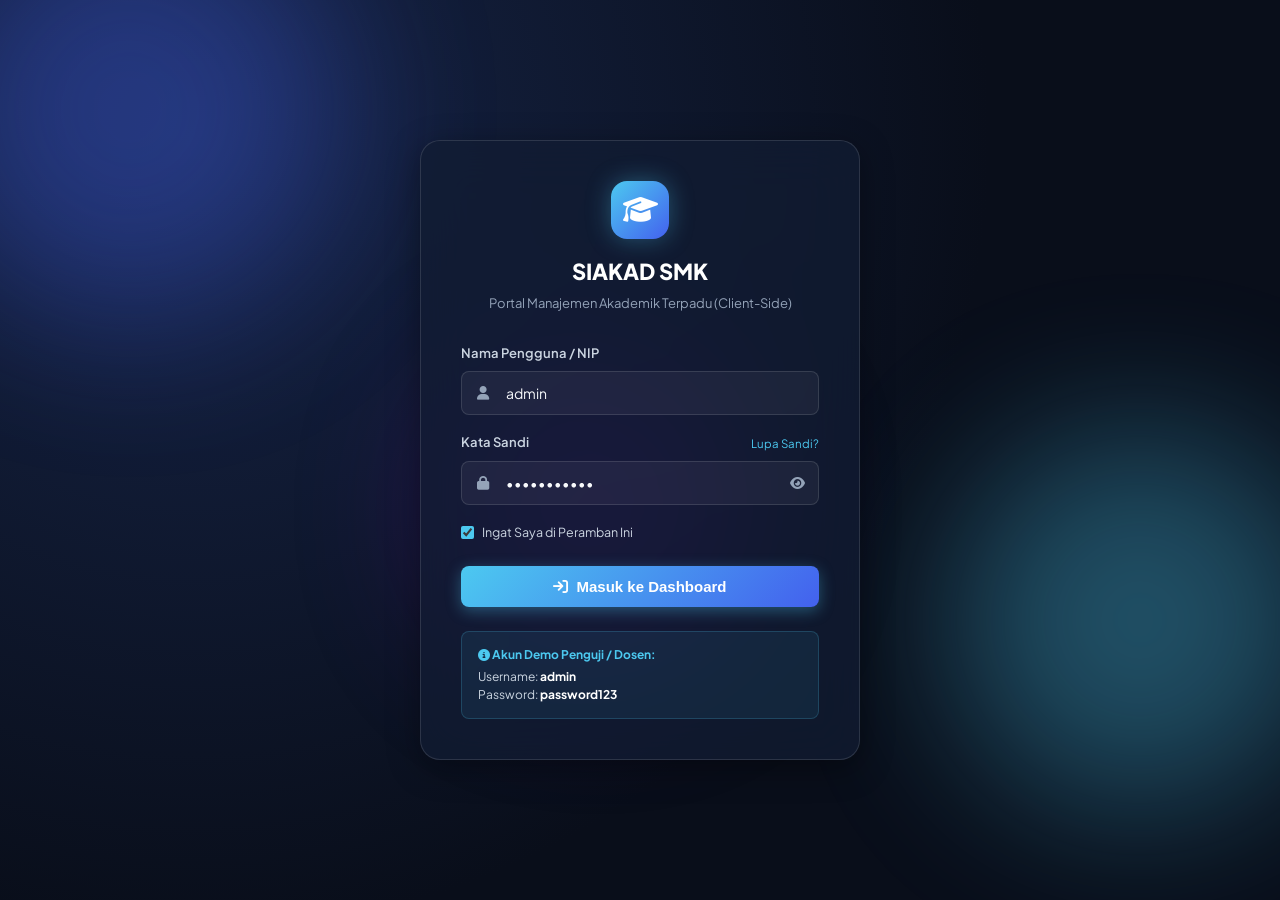
<file: index.html>
<!DOCTYPE html>
<html lang="id">
<head>
  <meta charset="UTF-8">
  <meta name="viewport" content="width=device-width, initial-scale=1.0">
  <title>Login Admin - SIAKAD Sekolah</title>
  <!-- Font Awesome CDN -->
  <link rel="stylesheet" href="https://cdnjs.cloudflare.com/ajax/libs/font-awesome/6.5.1/css/all.min.css">
  <link rel="stylesheet" href="assets/css/style.css">
</head>
<body class="login-body">
  <!-- Ambient Glassmorphic Orbs -->
  <div class="bg-glow-orb orb-1"></div>
  <div class="bg-glow-orb orb-2"></div>
  <div class="bg-glow-orb orb-3"></div>

  <!-- Login Card Container -->
  <div class="login-card">
    <div class="login-header">
      <div class="login-logo">
        <i class="fa-solid fa-graduation-cap"></i>
      </div>
      <h2>SIAKAD SMK</h2>
      <p>Portal Manajemen Akademik Terpadu (Client-Side)</p>
    </div>

    <!-- Login Form -->
    <form id="loginForm" novalidate>
      <div class="form-group">
        <label class="form-label" for="loginUsername">
          Nama Pengguna / NIP
        </label>
        <div style="position: relative;">
          <i class="fa-solid fa-user" style="position: absolute; left: 16px; top: 50%; transform: translateY(-50%); color: var(--text-muted);"></i>
          <input 
            type="text" 
            id="loginUsername" 
            class="form-control" 
            placeholder="Masukkan username atau NIP..." 
            style="padding-left: 44px;"
            value="admin"
            required
          >
        </div>
      </div>

      <div class="form-group">
        <div style="display: flex; justify-content: space-between; align-items: center;">
          <label class="form-label" for="loginPassword">Kata Sandi</label>
          <a href="#" onclick="alert('Untuk demo akun, silakan gunakan kredensial default: admin / password123'); return false;" style="font-size: 11.5px; color: var(--accent-cyan); text-decoration: none;">
            Lupa Sandi?
          </a>
        </div>
        <div style="position: relative;">
          <i class="fa-solid fa-lock" style="position: absolute; left: 16px; top: 50%; transform: translateY(-50%); color: var(--text-muted);"></i>
          <input 
            type="password" 
            id="loginPassword" 
            class="form-control" 
            placeholder="Masukkan kata sandi..." 
            style="padding-left: 44px; padding-right: 44px;"
            value="password123"
            required
          >
          <button type="button" id="togglePasswordBtn" style="position: absolute; right: 14px; top: 50%; transform: translateY(-50%); background: none; border: none; color: var(--text-muted); cursor: pointer;">
            <i class="fa-solid fa-eye" id="eyeIcon"></i>
          </button>
        </div>
      </div>

      <div style="display: flex; align-items: center; justify-content: space-between; margin: 18px 0 24px;">
        <label style="display: flex; align-items: center; gap: 8px; font-size: 12.5px; color: var(--text-secondary); cursor: pointer;">
          <input type="checkbox" id="rememberMe" checked style="accent-color: var(--accent-cyan);">
          Ingat Saya di Peramban Ini
        </label>
      </div>

      <button type="submit" class="btn btn-primary" style="width: 100%; padding: 12px; font-size: 15px;">
        <i class="fa-solid fa-arrow-right-to-bracket"></i> Masuk ke Dashboard
      </button>
    </form>

    <!-- Demo Credentials Helper Card -->
    <div style="margin-top: 24px; padding: 14px 16px; background: rgba(76, 201, 240, 0.08); border: 1px solid rgba(76, 201, 240, 0.2); border-radius: 8px; font-size: 12px; color: var(--text-secondary);">
      <div style="font-weight: 700; color: var(--accent-cyan); margin-bottom: 4px;">
        <i class="fa-solid fa-circle-info"></i> Akun Demo Penguji / Dosen:
      </div>
      <div>Username: <strong style="color: #fff;">admin</strong></div>
      <div>Password: <strong style="color: #fff;">password123</strong></div>
    </div>
  </div>

  <!-- Scripts -->
  <script src="assets/js/main.js"></script>
  <script>
    document.addEventListener("DOMContentLoaded", () => {
      const loginForm = document.getElementById("loginForm");
      const togglePasswordBtn = document.getElementById("togglePasswordBtn");
      const passwordInput = document.getElementById("loginPassword");
      const eyeIcon = document.getElementById("eyeIcon");

      // Show/Hide Password
      if (togglePasswordBtn && passwordInput) {
        togglePasswordBtn.addEventListener("click", () => {
          if (passwordInput.type === "password") {
            passwordInput.type = "text";
            eyeIcon.classList.remove("fa-eye");
            eyeIcon.classList.add("fa-eye-slash");
          } else {
            passwordInput.type = "password";
            eyeIcon.classList.remove("fa-eye-slash");
            eyeIcon.classList.add("fa-eye");
          }
        });
      }

      // Handle Submit Login
      if (loginForm) {
        loginForm.addEventListener("submit", (e) => {
          e.preventDefault();
          const username = document.getElementById("loginUsername").value.trim();
          const password = passwordInput.value;

          if (username === "" || password === "") {
            showToast("Harap isi username dan password!", "warning");
            return;
          }

          // Validasi Kredensial Mock
          if (username === "admin" && password === "password123") {
            showToast("Autentikasi berhasil! Mengalihkan ke dashboard...", "success");
            setTimeout(() => {
              window.location.href = "pages/dashboard.html";
            }, 800);
          } else {
            showToast("Username atau kata sandi tidak valid!", "danger");
          }
        });
      }
    });
  </script>
</body>
</html>
</file>
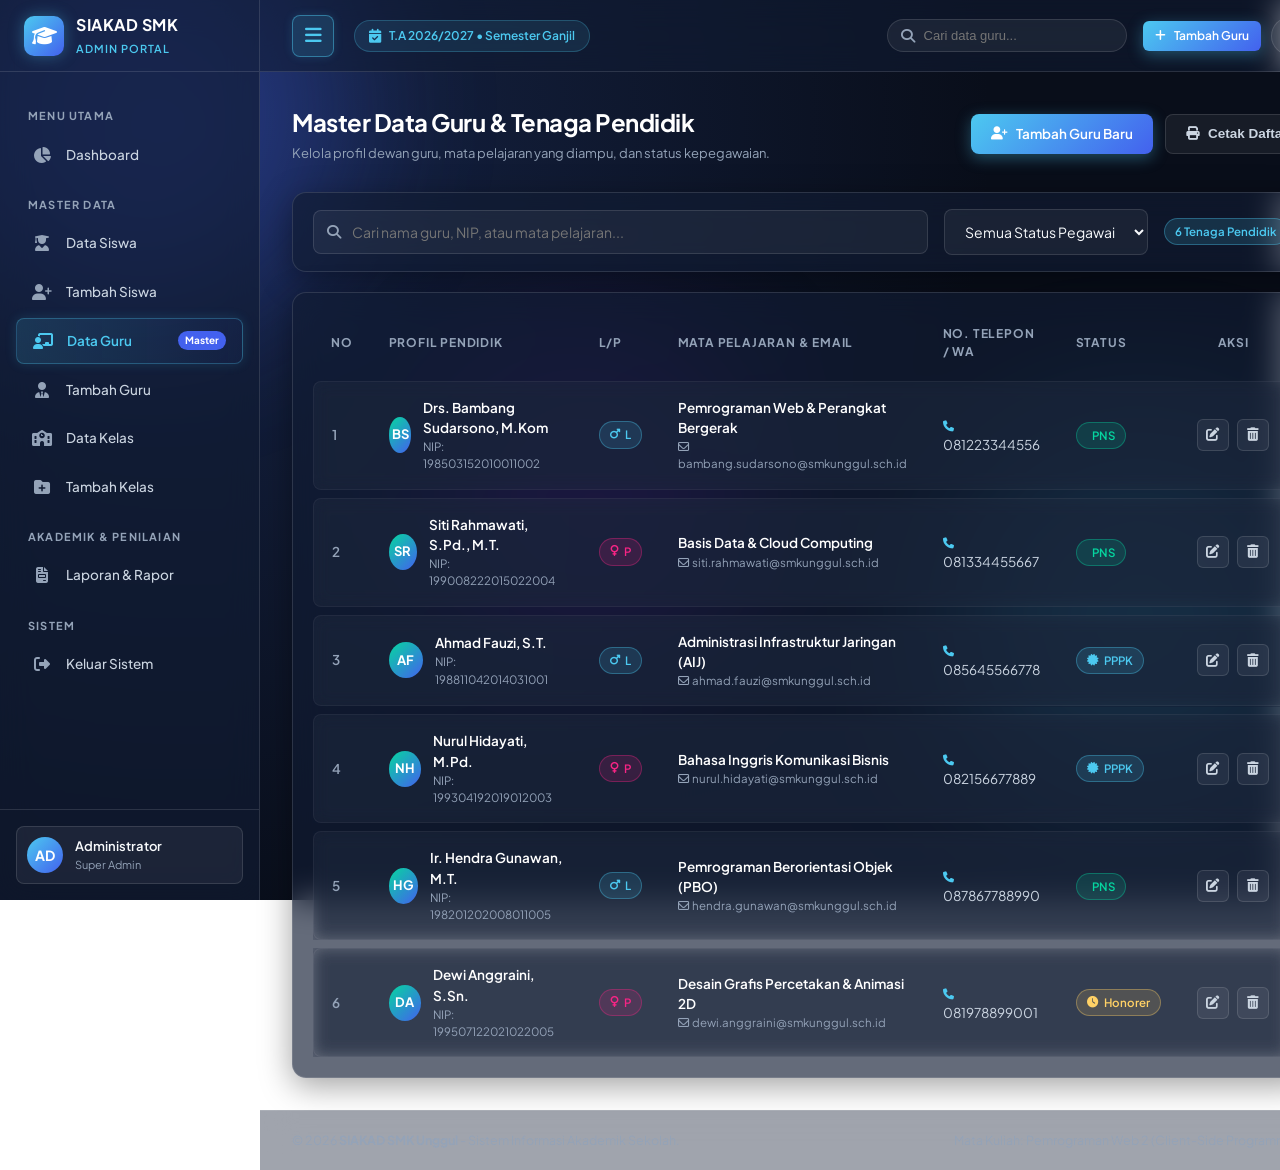
<file: pages/data-guru.html>
<!DOCTYPE html>
<html lang="id">
<head>
  <meta charset="UTF-8">
  <meta name="viewport" content="width=device-width, initial-scale=1.0">
  <title>Data Guru - SIAKAD Admin Panel</title>
  <!-- Font Awesome CDN -->
  <link rel="stylesheet" href="https://cdnjs.cloudflare.com/ajax/libs/font-awesome/6.5.1/css/all.min.css">
  <link rel="stylesheet" href="../assets/css/style.css">
</head>
<body>
  <!-- Ambient Background Orbs -->
  <div class="bg-glow-orb orb-1"></div>
  <div class="bg-glow-orb orb-2"></div>
  <div class="bg-glow-orb orb-3"></div>

  <div class="app-layout">
    <!-- =====================================================================
         SIDEBAR NAVIGATION
         ===================================================================== -->
    <aside class="sidebar">
      <div class="sidebar-brand">
        <div class="brand-icon">
          <i class="fa-solid fa-graduation-cap"></i>
        </div>
        <div class="brand-text">
          <h2>SIAKAD SMK</h2>
          <span>Admin Portal</span>
        </div>
      </div>

      <ul class="sidebar-menu">
        <li class="menu-category">Menu Utama</li>
        <li class="nav-item">
          <a href="dashboard.html" class="nav-link">
            <i class="fa-solid fa-chart-pie"></i>
            <span>Dashboard</span>
          </a>
        </li>

        <li class="menu-category">Master Data</li>
        <li class="nav-item">
          <a href="data-master.html" class="nav-link">
            <i class="fa-solid fa-user-graduate"></i>
            <span>Data Siswa</span>
          </a>
        </li>
        <li class="nav-item">
          <a href="form.html" class="nav-link">
            <i class="fa-solid fa-user-plus"></i>
            <span>Tambah Siswa</span>
          </a>
        </li>
        <li class="nav-item">
          <a href="data-guru.html" class="nav-link active">
            <i class="fa-solid fa-chalkboard-user"></i>
            <span>Data Guru</span>
            <span class="badge-nav">Master</span>
          </a>
        </li>
        <li class="nav-item">
          <a href="form-guru.html" class="nav-link">
            <i class="fa-solid fa-user-tie"></i>
            <span>Tambah Guru</span>
          </a>
        </li>
        <li class="nav-item">
          <a href="data-kelas.html" class="nav-link">
            <i class="fa-solid fa-school"></i>
            <span>Data Kelas</span>
          </a>
        </li>
        <li class="nav-item">
          <a href="form-kelas.html" class="nav-link">
            <i class="fa-solid fa-folder-plus"></i>
            <span>Tambah Kelas</span>
          </a>
        </li>

        <li class="menu-category">Akademik & Penilaian</li>
        <li class="nav-item">
          <a href="laporan.html" class="nav-link">
            <i class="fa-solid fa-file-invoice"></i>
            <span>Laporan & Rapor</span>
          </a>
        </li>

        <li class="menu-category">Sistem</li>
        <li class="nav-item">
          <a href="../index.html" class="nav-link" id="btnLogout">
            <i class="fa-solid fa-right-from-bracket"></i>
            <span>Keluar Sistem</span>
          </a>
        </li>
      </ul>

      <div class="sidebar-footer">
        <div class="user-mini-card">
          <div class="user-avatar">AD</div>
          <div class="user-info">
            <div class="user-name">Administrator</div>
            <div class="user-role">Super Admin</div>
          </div>
        </div>
      </div>
    </aside>

    <!-- =====================================================================
         MAIN WRAPPER
         ===================================================================== -->
    <div class="main-wrapper">
      <!-- Top Navigation Header -->
      <header class="top-header">
        <div class="header-left">
          <button class="btn-sidebar-toggle" id="sidebarToggleBtn" title="Buka/Tutup Menu">
            <i class="fa-solid fa-bars"></i>
          </button>
          <div class="academic-badge">
            <i class="fa-solid fa-calendar-check"></i>
            <span>T.A 2026/2027 • Semester Ganjil</span>
          </div>
        </div>

        <div class="header-right">
          <div class="header-search">
            <i class="fa-solid fa-magnifying-glass"></i>
            <input type="text" placeholder="Cari data guru...">
          </div>

          <div class="header-actions">
            <a href="form-guru.html" class="btn btn-primary btn-sm">
              <i class="fa-solid fa-plus"></i> Tambah Guru
            </a>
            <a href="../index.html" class="btn-icon-action" title="Keluar">
              <i class="fa-solid fa-power-off"></i>
            </a>
          </div>
        </div>
      </header>

      <!-- Main Content -->
      <main class="content-area">
        <div class="page-header">
          <div class="page-title">
            <h1>Master Data Guru & Tenaga Pendidik</h1>
            <p>Kelola profil dewan guru, mata pelajaran yang diampu, dan status kepegawaian.</p>
          </div>
          <div class="page-actions">
            <a href="form-guru.html" class="btn btn-primary">
              <i class="fa-solid fa-user-plus"></i> Tambah Guru Baru
            </a>
            <button class="btn btn-secondary" onclick="window.print()">
              <i class="fa-solid fa-print"></i> Cetak Daftar
            </button>
          </div>
        </div>

        <!-- Glass Filter Bar -->
        <div class="glass-card" style="padding: 16px 20px; margin-bottom: 20px;">
          <div class="filter-bar-responsive">
            <!-- Left: Search Box -->
            <div style="position: relative; flex: 1; min-width: 250px;">
              <i class="fa-solid fa-magnifying-glass" style="position: absolute; left: 14px; top: 50%; transform: translateY(-50%); color: var(--text-muted);"></i>
              <input type="text" id="searchTeacherInput" class="form-control" placeholder="Cari nama guru, NIP, atau mata pelajaran..." style="padding-left: 38px;">
            </div>

            <!-- Middle: Dropdown Filters -->
            <div style="display: flex; gap: 12px; flex-wrap: wrap;">
              <select id="filterTeacherStatus" class="form-control" style="width: auto; min-width: 180px;">
                <option value="">Semua Status Pegawai</option>
                <option value="PNS">PNS (Pegawai Negeri)</option>
                <option value="PPPK">PPPK</option>
                <option value="Honorer">Guru Honorer</option>
              </select>
            </div>

            <!-- Right: Record Counter -->
            <div>
              <span class="badge badge-cyan" id="totalTeacherCount">Memuat data guru...</span>
            </div>
          </div>
        </div>

        <!-- Main Data Table Card -->
        <div class="glass-card" style="padding: 0; overflow: hidden;">
          <div class="mobile-scroll-hint">
            <i class="fa-solid fa-arrows-left-right"></i> Geser ke samping untuk melihat data lengkap
          </div>
          <div class="table-responsive" style="padding: 12px 20px;">
            <table class="glass-table">
              <thead>
                <tr>
                  <th>No</th>
                  <th>Profil Pendidik</th>
                  <th>L/P</th>
                  <th>Mata Pelajaran & Email</th>
                  <th>No. Telepon / WA</th>
                  <th>Status</th>
                  <th style="text-align: center;">Aksi</th>
                </tr>
              </thead>
              <tbody id="teacherTableBody">
                <!-- Data baris guru di-render oleh data-guru.js -->
              </tbody>
            </table>
          </div>
        </div>
      </main>

      <!-- Main Footer -->
      <footer class="main-footer">
        <div>&copy; 2026 <strong>SIAKAD SMK Unggul</strong> - Sistem Informasi Akademik Sekolah.</div>
        <div>Mata Kuliah: Pemrograman Web 2 (Client-Side Programming)</div>
      </footer>
    </div>
  </div>

  <!-- =====================================================================
       MODAL TAMBAH GURU BARU
       ===================================================================== -->
  <div class="modal-overlay" id="addTeacherModal">
    <div class="modal-card" style="max-width: 620px;">
      <div class="modal-header">
        <h3><i class="fa-solid fa-user-plus" style="color: var(--accent-cyan);"></i> Tambah Tenaga Pendidik Baru</h3>
        <button class="modal-close" id="btnCancelAddTeacher">&times;</button>
      </div>
      <form id="addTeacherForm">
        <div class="modal-body">
          <div class="form-grid">
            <div class="form-group">
              <label class="form-label">NIP (Nomor Induk Pegawai) <span class="required">*</span></label>
              <input type="text" id="addNip" class="form-control" placeholder="Contoh: 198503152010011002" required>
            </div>
            <div class="form-group">
              <label class="form-label">Nama Lengkap & Gelar <span class="required">*</span></label>
              <input type="text" id="addNama" class="form-control" placeholder="Contoh: Drs. Bambang Sudarsono, M.Kom" required>
            </div>
            <div class="form-group">
              <label class="form-label">Jenis Kelamin <span class="required">*</span></label>
              <select id="addGender" class="form-control">
                <option value="L">Laki-laki (L)</option>
                <option value="P">Perempuan (P)</option>
              </select>
            </div>
            <div class="form-group">
              <label class="form-label">Status Kepegawaian <span class="required">*</span></label>
              <select id="addStatus" class="form-control">
                <option value="PNS">PNS (Pegawai Negeri)</option>
                <option value="PPPK">PPPK</option>
                <option value="Honorer">Guru Honorer</option>
              </select>
            </div>
            <div class="form-group full-width">
              <label class="form-label">Mata Pelajaran yang Diampu <span class="required">*</span></label>
              <input type="text" id="addMapel" class="form-control" placeholder="Contoh: Pemrograman Web & Perangkat Bergerak" required>
            </div>
            <div class="form-group">
              <label class="form-label">No. Telepon / WhatsApp</label>
              <input type="tel" id="addNoHp" class="form-control" placeholder="Contoh: 081223344556">
            </div>
            <div class="form-group">
              <label class="form-label">Alamat Email Resmi</label>
              <input type="email" id="addEmail" class="form-control" placeholder="guru@smkunggul.sch.id">
            </div>
          </div>
        </div>
        <div class="modal-footer">
          <button type="button" class="btn btn-secondary" id="btnCancelAddTeacher">Batal</button>
          <button type="submit" class="btn btn-primary">
            <i class="fa-solid fa-floppy-disk"></i> Simpan Data Guru
          </button>
        </div>
      </form>
    </div>
  </div>

  <!-- =====================================================================
       MODAL EDIT GURU
       ===================================================================== -->
  <div class="modal-overlay" id="editTeacherModal">
    <div class="modal-card" style="max-width: 620px;">
      <div class="modal-header">
        <h3><i class="fa-solid fa-pen-to-square" style="color: var(--accent-cyan);"></i> Edit Data Guru</h3>
        <button class="modal-close" id="btnCancelEditTeacher">&times;</button>
      </div>
      <form id="editTeacherForm">
        <div class="modal-body">
          <input type="hidden" id="editTeacherId">
          <div class="form-grid">
            <div class="form-group">
              <label class="form-label">NIP Pegawai</label>
              <input type="text" id="editTeacherNip" class="form-control" required>
            </div>
            <div class="form-group">
              <label class="form-label">Nama Lengkap & Gelar</label>
              <input type="text" id="editTeacherNama" class="form-control" required>
            </div>
            <div class="form-group">
              <label class="form-label">Jenis Kelamin</label>
              <select id="editTeacherGender" class="form-control">
                <option value="L">Laki-laki (L)</option>
                <option value="P">Perempuan (P)</option>
              </select>
            </div>
            <div class="form-group">
              <label class="form-label">Status Kepegawaian</label>
              <select id="editTeacherStatus" class="form-control">
                <option value="PNS">PNS</option>
                <option value="PPPK">PPPK</option>
                <option value="Honorer">Honorer</option>
              </select>
            </div>
            <div class="form-group full-width">
              <label class="form-label">Mata Pelajaran yang Diampu</label>
              <input type="text" id="editTeacherMapel" class="form-control" required>
            </div>
            <div class="form-group">
              <label class="form-label">No. Telepon / WhatsApp</label>
              <input type="tel" id="editTeacherNoHp" class="form-control">
            </div>
            <div class="form-group">
              <label class="form-label">Email</label>
              <input type="email" id="editTeacherEmail" class="form-control">
            </div>
          </div>
        </div>
        <div class="modal-footer">
          <button type="button" class="btn btn-secondary" id="btnCancelEditTeacher">Batal</button>
          <button type="submit" class="btn btn-primary">
            <i class="fa-solid fa-floppy-disk"></i> Simpan Perubahan
          </button>
        </div>
      </form>
    </div>
  </div>

  <!-- =====================================================================
       MODAL KONFIRMASI HAPUS GURU
       ===================================================================== -->
  <div class="modal-overlay" id="deleteTeacherModal">
    <div class="modal-card">
      <div class="modal-header">
        <h3 style="color: var(--accent-danger);"><i class="fa-solid fa-triangle-exclamation"></i> Konfirmasi Hapus Guru</h3>
        <button class="modal-close" id="btnCancelDeleteTeacher">&times;</button>
      </div>
      <div class="modal-body">
        <p style="color: var(--text-secondary); line-height: 1.6;">
          Apakah Anda yakin ingin menghapus data tenaga pendidik:
        </p>
        <div style="margin: 16px 0; padding: 12px 16px; background: rgba(239, 71, 111, 0.1); border-left: 4px solid var(--accent-danger); border-radius: 6px;">
          <strong id="deleteTeacherTargetName" style="color: #fff; font-size: 15px;">-</strong>
        </div>
        <p style="font-size: 12px; color: var(--text-muted);">
          Data yang telah dihapus akan terhapus dari basis data <em>LocalStorage</em> peramban Anda.
        </p>
      </div>
      <div class="modal-footer">
        <button class="btn btn-secondary" id="btnCancelDeleteTeacher">Batal</button>
        <button class="btn btn-danger" id="btnConfirmDeleteTeacher">
          <i class="fa-solid fa-trash-can"></i> Ya, Hapus Guru
        </button>
      </div>
    </div>
  </div>

  <!-- Scripts -->
  <script src="../assets/js/main.js"></script>
  <script src="../assets/js/data-guru.js"></script>
</body>
</html>
</file>
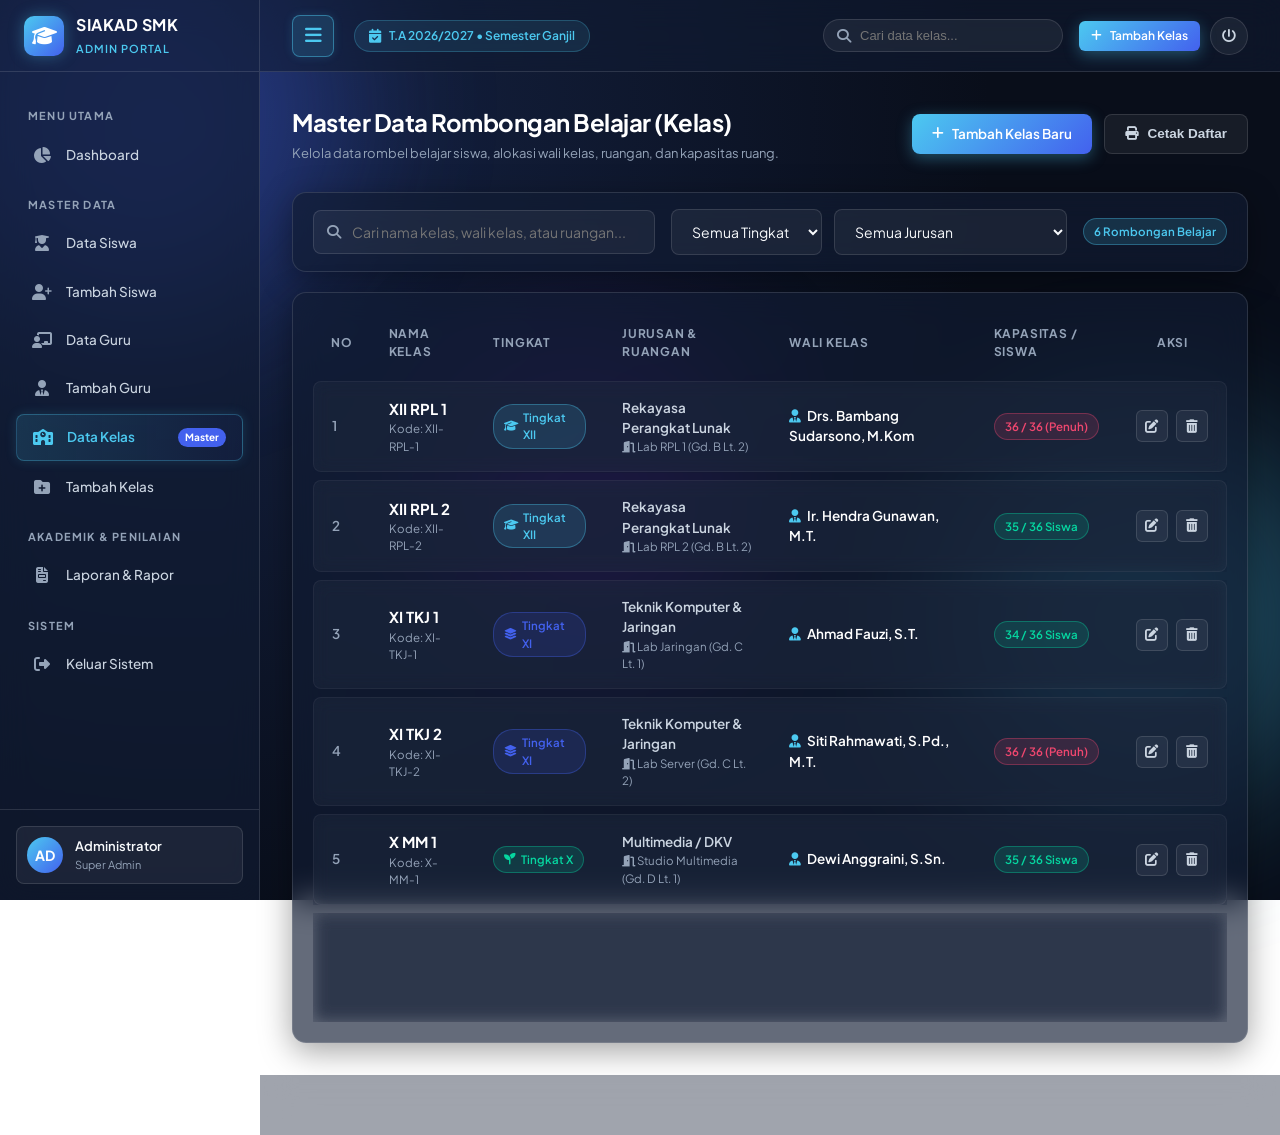
<file: pages/data-kelas.html>
<!DOCTYPE html>
<html lang="id">
<head>
  <meta charset="UTF-8">
  <meta name="viewport" content="width=device-width, initial-scale=1.0">
  <title>Data Kelas - SIAKAD Admin Panel</title>
  <!-- Font Awesome CDN -->
  <link rel="stylesheet" href="https://cdnjs.cloudflare.com/ajax/libs/font-awesome/6.5.1/css/all.min.css">
  <link rel="stylesheet" href="../assets/css/style.css">
</head>
<body>
  <!-- Ambient Background Orbs -->
  <div class="bg-glow-orb orb-1"></div>
  <div class="bg-glow-orb orb-2"></div>
  <div class="bg-glow-orb orb-3"></div>

  <div class="app-layout">
    <!-- =====================================================================
         SIDEBAR NAVIGATION
         ===================================================================== -->
    <aside class="sidebar">
      <div class="sidebar-brand">
        <div class="brand-icon">
          <i class="fa-solid fa-graduation-cap"></i>
        </div>
        <div class="brand-text">
          <h2>SIAKAD SMK</h2>
          <span>Admin Portal</span>
        </div>
      </div>

      <ul class="sidebar-menu">
        <li class="menu-category">Menu Utama</li>
        <li class="nav-item">
          <a href="dashboard.html" class="nav-link">
            <i class="fa-solid fa-chart-pie"></i>
            <span>Dashboard</span>
          </a>
        </li>

        <li class="menu-category">Master Data</li>
        <li class="nav-item">
          <a href="data-master.html" class="nav-link">
            <i class="fa-solid fa-user-graduate"></i>
            <span>Data Siswa</span>
          </a>
        </li>
        <li class="nav-item">
          <a href="form.html" class="nav-link">
            <i class="fa-solid fa-user-plus"></i>
            <span>Tambah Siswa</span>
          </a>
        </li>
        <li class="nav-item">
          <a href="data-guru.html" class="nav-link">
            <i class="fa-solid fa-chalkboard-user"></i>
            <span>Data Guru</span>
          </a>
        </li>
        <li class="nav-item">
          <a href="form-guru.html" class="nav-link">
            <i class="fa-solid fa-user-tie"></i>
            <span>Tambah Guru</span>
          </a>
        </li>
        <li class="nav-item">
          <a href="data-kelas.html" class="nav-link active">
            <i class="fa-solid fa-school"></i>
            <span>Data Kelas</span>
            <span class="badge-nav">Master</span>
          </a>
        </li>
        <li class="nav-item">
          <a href="form-kelas.html" class="nav-link">
            <i class="fa-solid fa-folder-plus"></i>
            <span>Tambah Kelas</span>
          </a>
        </li>

        <li class="menu-category">Akademik & Penilaian</li>
        <li class="nav-item">
          <a href="laporan.html" class="nav-link">
            <i class="fa-solid fa-file-invoice"></i>
            <span>Laporan & Rapor</span>
          </a>
        </li>

        <li class="menu-category">Sistem</li>
        <li class="nav-item">
          <a href="../index.html" class="nav-link" id="btnLogout">
            <i class="fa-solid fa-right-from-bracket"></i>
            <span>Keluar Sistem</span>
          </a>
        </li>
      </ul>

      <div class="sidebar-footer">
        <div class="user-mini-card">
          <div class="user-avatar">AD</div>
          <div class="user-info">
            <div class="user-name">Administrator</div>
            <div class="user-role">Super Admin</div>
          </div>
        </div>
      </div>
    </aside>

    <!-- =====================================================================
         MAIN WRAPPER
         ===================================================================== -->
    <div class="main-wrapper">
      <!-- Top Navigation Header -->
      <header class="top-header">
        <div class="header-left">
          <button class="btn-sidebar-toggle" id="sidebarToggleBtn" title="Buka/Tutup Menu">
            <i class="fa-solid fa-bars"></i>
          </button>
          <div class="academic-badge">
            <i class="fa-solid fa-calendar-check"></i>
            <span>T.A 2026/2027 • Semester Ganjil</span>
          </div>
        </div>

        <div class="header-right">
          <div class="header-search">
            <i class="fa-solid fa-magnifying-glass"></i>
            <input type="text" placeholder="Cari data kelas...">
          </div>

          <div class="header-actions">
            <a href="form-kelas.html" class="btn btn-primary btn-sm">
              <i class="fa-solid fa-plus"></i> Tambah Kelas
            </a>
            <a href="../index.html" class="btn-icon-action" title="Keluar">
              <i class="fa-solid fa-power-off"></i>
            </a>
          </div>
        </div>
      </header>

      <!-- Main Content -->
      <main class="content-area">
        <div class="page-header">
          <div class="page-title">
            <h1>Master Data Rombongan Belajar (Kelas)</h1>
            <p>Kelola data rombel belajar siswa, alokasi wali kelas, ruangan, dan kapasitas ruang.</p>
          </div>
          <div class="page-actions">
            <a href="form-kelas.html" class="btn btn-primary">
              <i class="fa-solid fa-plus"></i> Tambah Kelas Baru
            </a>
            <button class="btn btn-secondary" onclick="window.print()">
              <i class="fa-solid fa-print"></i> Cetak Daftar
            </button>
          </div>
        </div>

        <!-- Glass Filter Bar -->
        <div class="glass-card" style="padding: 16px 20px; margin-bottom: 20px;">
          <div class="filter-bar-responsive">
            <!-- Left: Search Box -->
            <div style="position: relative; flex: 1; min-width: 250px;">
              <i class="fa-solid fa-magnifying-glass" style="position: absolute; left: 14px; top: 50%; transform: translateY(-50%); color: var(--text-muted);"></i>
              <input type="text" id="searchClassInput" class="form-control" placeholder="Cari nama kelas, wali kelas, atau ruangan..." style="padding-left: 38px;">
            </div>

            <!-- Middle: Dropdown Filters -->
            <div style="display: flex; gap: 12px; flex-wrap: wrap;">
              <select id="filterClassTingkat" class="form-control" style="width: auto; min-width: 150px;">
                <option value="">Semua Tingkat</option>
                <option value="X">Tingkat X</option>
                <option value="XI">Tingkat XI</option>
                <option value="XII">Tingkat XII</option>
              </select>

              <select id="filterClassJurusan" class="form-control" style="width: auto; min-width: 180px;">
                <option value="">Semua Jurusan</option>
                <option value="Rekayasa Perangkat Lunak">Rekayasa Perangkat Lunak</option>
                <option value="Teknik Komputer & Jaringan">Teknik Komputer & Jaringan</option>
                <option value="Multimedia / DKV">Multimedia / DKV</option>
              </select>
            </div>

            <!-- Right: Record Counter -->
            <div>
              <span class="badge badge-cyan" id="totalClassCount">Memuat data kelas...</span>
            </div>
          </div>
        </div>

        <!-- Main Data Table Card -->
        <div class="glass-card" style="padding: 0; overflow: hidden;">
          <div class="mobile-scroll-hint">
            <i class="fa-solid fa-arrows-left-right"></i> Geser ke samping untuk melihat data lengkap
          </div>
          <div class="table-responsive" style="padding: 12px 20px;">
            <table class="glass-table">
              <thead>
                <tr>
                  <th>No</th>
                  <th>Nama Kelas</th>
                  <th>Tingkat</th>
                  <th>Jurusan & Ruangan</th>
                  <th>Wali Kelas</th>
                  <th>Kapasitas / Siswa</th>
                  <th style="text-align: center;">Aksi</th>
                </tr>
              </thead>
              <tbody id="classTableBody">
                <!-- Data baris kelas di-render oleh data-kelas.js -->
              </tbody>
            </table>
          </div>
        </div>
      </main>

      <!-- Main Footer -->
      <footer class="main-footer">
        <div>&copy; 2026 <strong>SIAKAD SMK Unggul</strong> - Sistem Informasi Akademik Sekolah.</div>
        <div>Mata Kuliah: Pemrograman Web 2 (Client-Side Programming)</div>
      </footer>
    </div>
  </div>

  <!-- =====================================================================
       MODAL TAMBAH KELAS BARU
       ===================================================================== -->
  <div class="modal-overlay" id="addClassModal">
    <div class="modal-card" style="max-width: 600px;">
      <div class="modal-header">
        <h3><i class="fa-solid fa-school" style="color: var(--accent-cyan);"></i> Tambah Rombel / Kelas Baru</h3>
        <button class="modal-close" id="btnCancelAddClass">&times;</button>
      </div>
      <form id="addClassForm">
        <div class="modal-body">
          <div class="form-grid">
            <div class="form-group">
              <label class="form-label">Nama Rombel / Kelas <span class="required">*</span></label>
              <input type="text" id="addNamaKelas" class="form-control" placeholder="Contoh: XII RPL 1" required>
            </div>
            <div class="form-group">
              <label class="form-label">Tingkat Pendidikan <span class="required">*</span></label>
              <select id="addTingkatKelas" class="form-control" required>
                <option value="X">Kelas X (Sepuluh)</option>
                <option value="XI">Kelas XI (Sebelas)</option>
                <option value="XII">Kelas XII (Duabelas)</option>
              </select>
            </div>
            <div class="form-group">
              <label class="form-label">Program Keahlian / Jurusan <span class="required">*</span></label>
              <select id="addJurusanKelas" class="form-control" required>
                <option value="Rekayasa Perangkat Lunak">Rekayasa Perangkat Lunak</option>
                <option value="Teknik Komputer & Jaringan">Teknik Komputer & Jaringan</option>
                <option value="Multimedia / DKV">Multimedia / DKV</option>
              </select>
            </div>
            <div class="form-group">
              <label class="form-label">Kapasitas Maksimal Siswa</label>
              <input type="number" id="addKapasitasKelas" class="form-control" value="36" min="10" max="45" required>
            </div>
            <div class="form-group">
              <label class="form-label">Jumlah Siswa Saat Ini</label>
              <input type="number" id="addJumlahSiswaKelas" class="form-control" value="35" min="0" max="45">
            </div>
            <div class="form-group">
              <label class="form-label">Ruang Kelas / Lab</label>
              <input type="text" id="addRuanganKelas" class="form-control" placeholder="Contoh: Lab Komputer 2">
            </div>
            <div class="form-group full-width">
              <label class="form-label">Nama Wali Kelas <span class="required">*</span></label>
              <input type="text" id="addWaliKelas" class="form-control" placeholder="Contoh: Drs. Bambang Sudarsono, M.Kom" required>
            </div>
          </div>
        </div>
        <div class="modal-footer">
          <button type="button" class="btn btn-secondary" id="btnCancelAddClass">Batal</button>
          <button type="submit" class="btn btn-primary">
            <i class="fa-solid fa-floppy-disk"></i> Simpan Data Kelas
          </button>
        </div>
      </form>
    </div>
  </div>

  <!-- =====================================================================
       MODAL EDIT KELAS
       ===================================================================== -->
  <div class="modal-overlay" id="editClassModal">
    <div class="modal-card" style="max-width: 600px;">
      <div class="modal-header">
        <h3><i class="fa-solid fa-pen-to-square" style="color: var(--accent-cyan);"></i> Edit Rombel / Kelas</h3>
        <button class="modal-close" id="btnCancelEditClass">&times;</button>
      </div>
      <form id="editClassForm">
        <div class="modal-body">
          <input type="hidden" id="editClassId">
          <div class="form-grid">
            <div class="form-group">
              <label class="form-label">Nama Kelas</label>
              <input type="text" id="editNamaKelas" class="form-control" required>
            </div>
            <div class="form-group">
              <label class="form-label">Tingkat</label>
              <select id="editTingkatKelas" class="form-control" required>
                <option value="X">Kelas X</option>
                <option value="XI">Kelas XI</option>
                <option value="XII">Kelas XII</option>
              </select>
            </div>
            <div class="form-group">
              <label class="form-label">Jurusan</label>
              <select id="editJurusanKelas" class="form-control" required>
                <option value="Rekayasa Perangkat Lunak">Rekayasa Perangkat Lunak</option>
                <option value="Teknik Komputer & Jaringan">Teknik Komputer & Jaringan</option>
                <option value="Multimedia / DKV">Multimedia / DKV</option>
              </select>
            </div>
            <div class="form-group">
              <label class="form-label">Kapasitas Maksimal</label>
              <input type="number" id="editKapasitasKelas" class="form-control" required>
            </div>
            <div class="form-group">
              <label class="form-label">Jumlah Siswa</label>
              <input type="number" id="editJumlahSiswaKelas" class="form-control" required>
            </div>
            <div class="form-group">
              <label class="form-label">Ruangan</label>
              <input type="text" id="editRuanganKelas" class="form-control">
            </div>
            <div class="form-group full-width">
              <label class="form-label">Wali Kelas</label>
              <input type="text" id="editWaliKelas" class="form-control" required>
            </div>
          </div>
        </div>
        <div class="modal-footer">
          <button type="button" class="btn btn-secondary" id="btnCancelEditClass">Batal</button>
          <button type="submit" class="btn btn-primary">
            <i class="fa-solid fa-floppy-disk"></i> Simpan Perubahan
          </button>
        </div>
      </form>
    </div>
  </div>

  <!-- =====================================================================
       MODAL KONFIRMASI HAPUS KELAS
       ===================================================================== -->
  <div class="modal-overlay" id="deleteClassModal">
    <div class="modal-card">
      <div class="modal-header">
        <h3 style="color: var(--accent-danger);"><i class="fa-solid fa-triangle-exclamation"></i> Konfirmasi Hapus Kelas</h3>
        <button class="modal-close" id="btnCancelDeleteClass">&times;</button>
      </div>
      <div class="modal-body">
        <p style="color: var(--text-secondary); line-height: 1.6;">
          Apakah Anda yakin ingin menghapus data rombongan belajar:
        </p>
        <div style="margin: 16px 0; padding: 12px 16px; background: rgba(239, 71, 111, 0.1); border-left: 4px solid var(--accent-danger); border-radius: 6px;">
          <strong id="deleteClassTargetName" style="color: #fff; font-size: 15px;">-</strong>
        </div>
        <p style="font-size: 12px; color: var(--text-muted);">
          Data yang telah dihapus akan terhapus dari basis data <em>LocalStorage</em> peramban Anda.
        </p>
      </div>
      <div class="modal-footer">
        <button class="btn btn-secondary" id="btnCancelDeleteClass">Batal</button>
        <button class="btn btn-danger" id="btnConfirmDeleteClass">
          <i class="fa-solid fa-trash-can"></i> Ya, Hapus Kelas
        </button>
      </div>
    </div>
  </div>

  <!-- Scripts -->
  <script src="../assets/js/main.js"></script>
  <script src="../assets/js/data-kelas.js"></script>
</body>
</html>
</file>
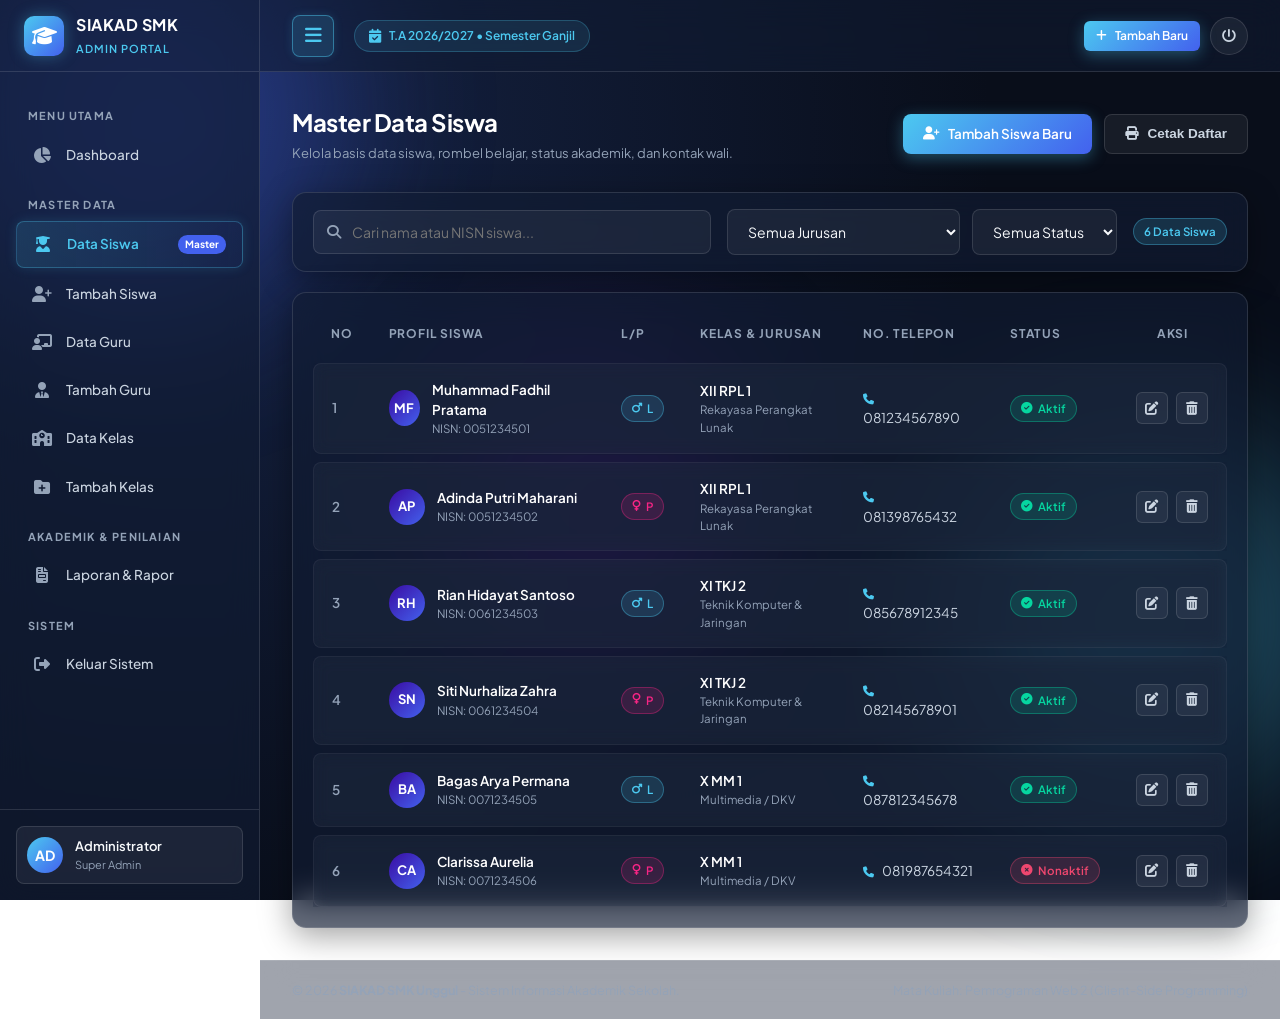
<file: pages/data-master.html>
<!DOCTYPE html>
<html lang="id">
<head>
  <meta charset="UTF-8">
  <meta name="viewport" content="width=device-width, initial-scale=1.0">
  <title>Data Siswa - SIAKAD Admin Panel</title>
  <!-- Font Awesome CDN -->
  <link rel="stylesheet" href="https://cdnjs.cloudflare.com/ajax/libs/font-awesome/6.5.1/css/all.min.css">
  <link rel="stylesheet" href="../assets/css/style.css">
</head>
<body>
  <!-- Ambient Background Orbs -->
  <div class="bg-glow-orb orb-1"></div>
  <div class="bg-glow-orb orb-2"></div>
  <div class="bg-glow-orb orb-3"></div>

  <div class="app-layout">
    <!-- =====================================================================
         SIDEBAR NAVIGATION
         ===================================================================== -->
    <aside class="sidebar">
      <div class="sidebar-brand">
        <div class="brand-icon">
          <i class="fa-solid fa-graduation-cap"></i>
        </div>
        <div class="brand-text">
          <h2>SIAKAD SMK</h2>
          <span>Admin Portal</span>
        </div>
      </div>

      <ul class="sidebar-menu">
        <li class="menu-category">Menu Utama</li>
        <li class="nav-item">
          <a href="dashboard.html" class="nav-link">
            <i class="fa-solid fa-chart-pie"></i>
            <span>Dashboard</span>
          </a>
        </li>

        <li class="menu-category">Master Data</li>
        <li class="nav-item">
          <a href="data-master.html" class="nav-link active">
            <i class="fa-solid fa-user-graduate"></i>
            <span>Data Siswa</span>
            <span class="badge-nav">Master</span>
          </a>
        </li>
        <li class="nav-item">
          <a href="form.html" class="nav-link">
            <i class="fa-solid fa-user-plus"></i>
            <span>Tambah Siswa</span>
          </a>
        </li>
        <li class="nav-item">
          <a href="data-guru.html" class="nav-link">
            <i class="fa-solid fa-chalkboard-user"></i>
            <span>Data Guru</span>
          </a>
        </li>
        <li class="nav-item">
          <a href="form-guru.html" class="nav-link">
            <i class="fa-solid fa-user-tie"></i>
            <span>Tambah Guru</span>
          </a>
        </li>
        <li class="nav-item">
          <a href="data-kelas.html" class="nav-link">
            <i class="fa-solid fa-school"></i>
            <span>Data Kelas</span>
          </a>
        </li>
        <li class="nav-item">
          <a href="form-kelas.html" class="nav-link">
            <i class="fa-solid fa-folder-plus"></i>
            <span>Tambah Kelas</span>
          </a>
        </li>

        <li class="menu-category">Akademik & Penilaian</li>
        <li class="nav-item">
          <a href="laporan.html" class="nav-link">
            <i class="fa-solid fa-file-invoice"></i>
            <span>Laporan & Rapor</span>
          </a>
        </li>

        <li class="menu-category">Sistem</li>
        <li class="nav-item">
          <a href="../index.html" class="nav-link" id="btnLogout">
            <i class="fa-solid fa-right-from-bracket"></i>
            <span>Keluar Sistem</span>
          </a>
        </li>
      </ul>

      <div class="sidebar-footer">
        <div class="user-mini-card">
          <div class="user-avatar">AD</div>
          <div class="user-info">
            <div class="user-name">Administrator</div>
            <div class="user-role">Super Admin</div>
          </div>
        </div>
      </div>
    </aside>

    <!-- =====================================================================
         MAIN WRAPPER
         ===================================================================== -->
    <div class="main-wrapper">
      <!-- Top Navigation Header -->
      <header class="top-header">
        <div class="header-left">
          <button class="btn-sidebar-toggle" id="sidebarToggleBtn" title="Buka/Tutup Menu">
            <i class="fa-solid fa-bars"></i>
          </button>
          <div class="academic-badge">
            <i class="fa-solid fa-calendar-check"></i>
            <span>T.A 2026/2027 • Semester Ganjil</span>
          </div>
        </div>

        <div class="header-right">
          <div class="header-actions">
            <a href="form.html" class="btn btn-primary btn-sm">
              <i class="fa-solid fa-plus"></i> Tambah Baru
            </a>
            <a href="../index.html" class="btn-icon-action" title="Keluar">
              <i class="fa-solid fa-power-off"></i>
            </a>
          </div>
        </div>
      </header>

      <!-- Main Content -->
      <main class="content-area">
        <div class="page-header">
          <div class="page-title">
            <h1>Master Data Siswa</h1>
            <p>Kelola basis data siswa, rombel belajar, status akademik, dan kontak wali.</p>
          </div>
          <div class="page-actions">
            <a href="form.html" class="btn btn-primary">
              <i class="fa-solid fa-user-plus"></i> Tambah Siswa Baru
            </a>
            <button class="btn btn-secondary" onclick="window.print()">
              <i class="fa-solid fa-print"></i> Cetak Daftar
            </button>
          </div>
        </div>

        <!-- Glass Filter Bar -->
        <div class="glass-card" style="padding: 16px 20px; margin-bottom: 20px;">
          <div class="filter-bar-responsive">
            <!-- Left: Search Box -->
            <div style="position: relative; flex: 1; min-width: 250px;">
              <i class="fa-solid fa-magnifying-glass" style="position: absolute; left: 14px; top: 50%; transform: translateY(-50%); color: var(--text-muted);"></i>
              <input type="text" id="searchStudentInput" class="form-control" placeholder="Cari nama atau NISN siswa..." style="padding-left: 38px;">
            </div>

            <!-- Middle: Dropdown Filters -->
            <div style="display: flex; gap: 12px; flex-wrap: wrap;">
              <select id="filterJurusan" class="form-control" style="width: auto; min-width: 180px;">
                <option value="">Semua Jurusan</option>
                <option value="Rekayasa Perangkat Lunak">Rekayasa Perangkat Lunak</option>
                <option value="Teknik Komputer & Jaringan">Teknik Komputer & Jaringan</option>
                <option value="Multimedia / DKV">Multimedia / DKV</option>
              </select>

              <select id="filterStatus" class="form-control" style="width: auto; min-width: 140px;">
                <option value="">Semua Status</option>
                <option value="Aktif">Aktif</option>
                <option value="Nonaktif">Nonaktif</option>
              </select>
            </div>

            <!-- Right: Record Counter -->
            <div>
              <span class="badge badge-cyan" id="totalRecordCount">Memuat data...</span>
            </div>
          </div>
        </div>

        <!-- Main Data Table Card -->
        <div class="glass-card" style="padding: 0; overflow: hidden;">
          <div class="mobile-scroll-hint">
            <i class="fa-solid fa-arrows-left-right"></i> Geser ke samping untuk melihat data lengkap
          </div>
          <div class="table-responsive" style="padding: 12px 20px;">
            <table class="glass-table">
              <thead>
                <tr>
                  <th>No</th>
                  <th>Profil Siswa</th>
                  <th>L/P</th>
                  <th>Kelas & Jurusan</th>
                  <th>No. Telepon</th>
                  <th>Status</th>
                  <th style="text-align: center;">Aksi</th>
                </tr>
              </thead>
              <tbody id="studentTableBody">
                <!-- Data baris siswa di-render oleh data-master.js -->
              </tbody>
            </table>
          </div>
        </div>
      </main>

      <!-- Main Footer -->
      <footer class="main-footer">
        <div>&copy; 2026 <strong>SIAKAD SMK Unggul</strong> - Sistem Informasi Akademik Sekolah.</div>
        <div>Mata Kuliah: Pemrograman Web 2 (Client-Side Programming)</div>
      </footer>
    </div>
  </div>

  <!-- =====================================================================
       MODAL KONFIRMASI HAPUS DATA
       ===================================================================== -->
  <div class="modal-overlay" id="deleteModal">
    <div class="modal-card">
      <div class="modal-header">
        <h3 style="color: var(--accent-danger);"><i class="fa-solid fa-triangle-exclamation"></i> Konfirmasi Hapus</h3>
        <button class="modal-close" id="btnCancelDelete">&times;</button>
      </div>
      <div class="modal-body">
        <p style="color: var(--text-secondary); line-height: 1.6;">
          Apakah Anda yakin ingin menghapus data siswa:
        </p>
        <div style="margin: 16px 0; padding: 12px 16px; background: rgba(239, 71, 111, 0.1); border-left: 4px solid var(--accent-danger); border-radius: 6px;">
          <strong id="deleteTargetName" style="color: #fff; font-size: 15px;">-</strong>
        </div>
        <p style="font-size: 12px; color: var(--text-muted);">
          Data yang telah dihapus akan terhapus dari penyimpanan <em>LocalStorage</em> peramban Anda.
        </p>
      </div>
      <div class="modal-footer">
        <button class="btn btn-secondary" id="btnCancelDelete">Batal</button>
        <button class="btn btn-danger" id="btnConfirmDelete">
          <i class="fa-solid fa-trash-can"></i> Ya, Hapus Data
        </button>
      </div>
    </div>
  </div>

  <!-- =====================================================================
       MODAL EDIT CEPAT DATA SISWA
       ===================================================================== -->
  <div class="modal-overlay" id="editModal">
    <div class="modal-card" style="max-width: 600px;">
      <div class="modal-header">
        <h3><i class="fa-solid fa-pen-to-square" style="color: var(--accent-cyan);"></i> Edit Data Siswa</h3>
        <button class="modal-close" id="btnCancelEdit">&times;</button>
      </div>
      <form id="editStudentForm">
        <div class="modal-body">
          <input type="hidden" id="editId">
          <div class="form-grid">
            <div class="form-group">
              <label class="form-label">NISN Siswa</label>
              <input type="text" id="editNisn" class="form-control" required>
            </div>
            <div class="form-group">
              <label class="form-label">Nama Lengkap</label>
              <input type="text" id="editNama" class="form-control" required>
            </div>
            <div class="form-group">
              <label class="form-label">Jenis Kelamin</label>
              <select id="editGender" class="form-control">
                <option value="L">Laki-laki (L)</option>
                <option value="P">Perempuan (P)</option>
              </select>
            </div>
            <div class="form-group">
              <label class="form-label">Kelas</label>
              <select id="editKelas" class="form-control" required>
                <option value="X RPL 1">X RPL 1</option>
                <option value="X TKJ 1">X TKJ 1</option>
                <option value="X MM 1">X MM 1</option>
                <option value="XI RPL 1">XI RPL 1</option>
                <option value="XI TKJ 2">XI TKJ 2</option>
                <option value="XII RPL 1">XII RPL 1</option>
              </select>
            </div>
            <div class="form-group">
              <label class="form-label">Jurusan</label>
              <select id="editJurusan" class="form-control" required>
                <option value="Rekayasa Perangkat Lunak">Rekayasa Perangkat Lunak</option>
                <option value="Teknik Komputer & Jaringan">Teknik Komputer & Jaringan</option>
                <option value="Multimedia / DKV">Multimedia / DKV</option>
              </select>
            </div>
            <div class="form-group">
              <label class="form-label">No. Telepon / WA</label>
              <input type="text" id="editNoHp" class="form-control">
            </div>
            <div class="form-group full-width">
              <label class="form-label">Status Siswa</label>
              <select id="editStatus" class="form-control">
                <option value="Aktif">Aktif</option>
                <option value="Nonaktif">Nonaktif</option>
              </select>
            </div>
          </div>
        </div>
        <div class="modal-footer">
          <button type="button" class="btn btn-secondary" id="btnCancelEdit">Batal</button>
          <button type="submit" class="btn btn-primary">
            <i class="fa-solid fa-floppy-disk"></i> Simpan Perubahan
          </button>
        </div>
      </form>
    </div>
  </div>

  <!-- Scripts -->
  <script src="../assets/js/main.js"></script>
  <script src="../assets/js/data-master.js"></script>
</body>
</html>
</file>
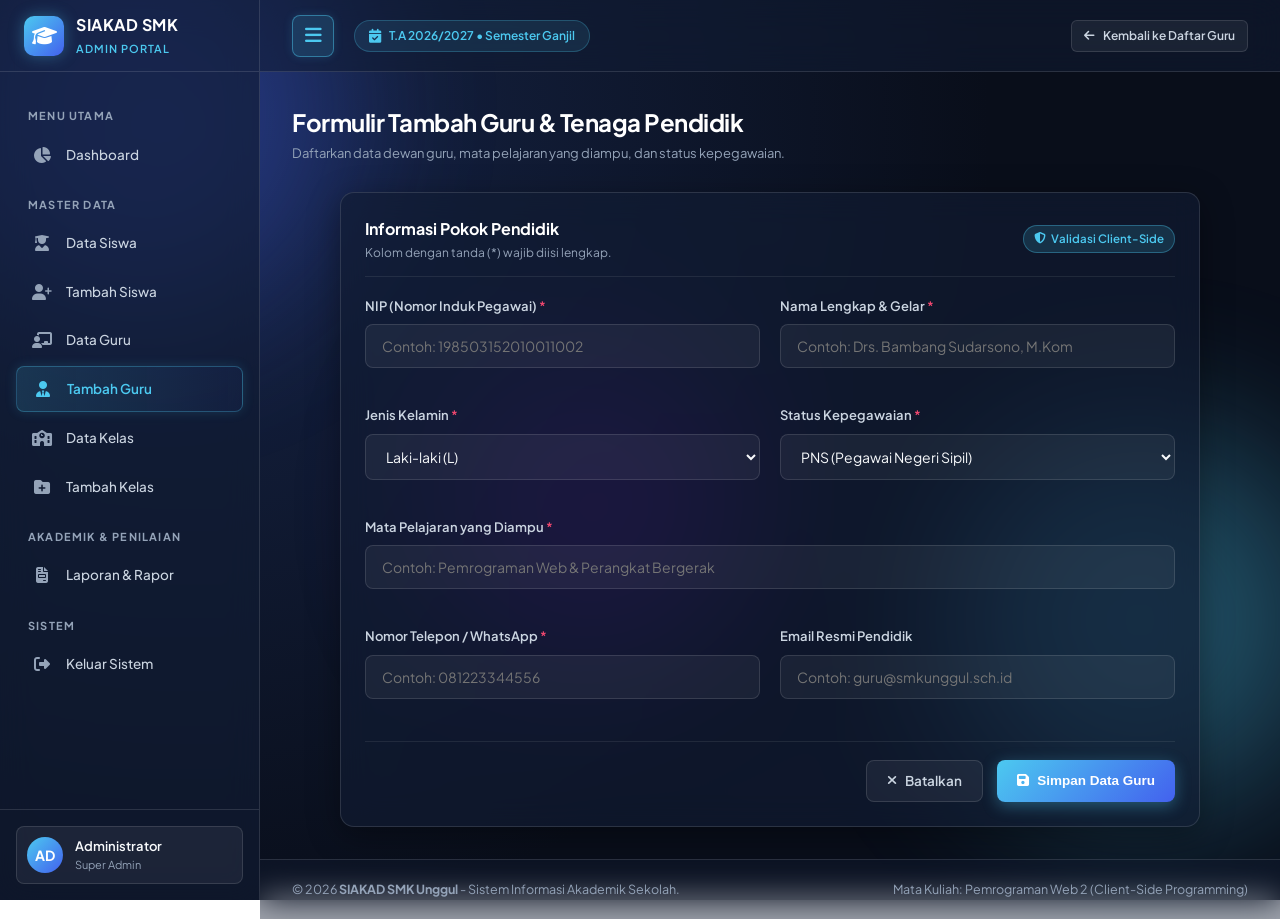
<file: pages/form-guru.html>
<!DOCTYPE html>
<html lang="id">
<head>
  <meta charset="UTF-8">
  <meta name="viewport" content="width=device-width, initial-scale=1.0">
  <title>Tambah Guru Baru - SIAKAD Admin Panel</title>
  <!-- Font Awesome CDN -->
  <link rel="stylesheet" href="https://cdnjs.cloudflare.com/ajax/libs/font-awesome/6.5.1/css/all.min.css">
  <link rel="stylesheet" href="../assets/css/style.css">
</head>
<body>
  <!-- Ambient Background Orbs -->
  <div class="bg-glow-orb orb-1"></div>
  <div class="bg-glow-orb orb-2"></div>
  <div class="bg-glow-orb orb-3"></div>

  <div class="app-layout">
    <!-- =====================================================================
         SIDEBAR NAVIGATION
         ===================================================================== -->
    <aside class="sidebar">
      <div class="sidebar-brand">
        <div class="brand-icon">
          <i class="fa-solid fa-graduation-cap"></i>
        </div>
        <div class="brand-text">
          <h2>SIAKAD SMK</h2>
          <span>Admin Portal</span>
        </div>
      </div>

      <ul class="sidebar-menu">
        <li class="menu-category">Menu Utama</li>
        <li class="nav-item">
          <a href="dashboard.html" class="nav-link">
            <i class="fa-solid fa-chart-pie"></i>
            <span>Dashboard</span>
          </a>
        </li>

        <li class="menu-category">Master Data</li>
        <li class="nav-item">
          <a href="data-master.html" class="nav-link">
            <i class="fa-solid fa-user-graduate"></i>
            <span>Data Siswa</span>
          </a>
        </li>
        <li class="nav-item">
          <a href="form.html" class="nav-link">
            <i class="fa-solid fa-user-plus"></i>
            <span>Tambah Siswa</span>
          </a>
        </li>
        <li class="nav-item">
          <a href="data-guru.html" class="nav-link">
            <i class="fa-solid fa-chalkboard-user"></i>
            <span>Data Guru</span>
          </a>
        </li>
        <li class="nav-item">
          <a href="form-guru.html" class="nav-link active">
            <i class="fa-solid fa-user-tie"></i>
            <span>Tambah Guru</span>
          </a>
        </li>
        <li class="nav-item">
          <a href="data-kelas.html" class="nav-link">
            <i class="fa-solid fa-school"></i>
            <span>Data Kelas</span>
          </a>
        </li>
        <li class="nav-item">
          <a href="form-kelas.html" class="nav-link">
            <i class="fa-solid fa-folder-plus"></i>
            <span>Tambah Kelas</span>
          </a>
        </li>

        <li class="menu-category">Akademik & Penilaian</li>
        <li class="nav-item">
          <a href="laporan.html" class="nav-link">
            <i class="fa-solid fa-file-invoice"></i>
            <span>Laporan & Rapor</span>
          </a>
        </li>

        <li class="menu-category">Sistem</li>
        <li class="nav-item">
          <a href="../index.html" class="nav-link" id="btnLogout">
            <i class="fa-solid fa-right-from-bracket"></i>
            <span>Keluar Sistem</span>
          </a>
        </li>
      </ul>

      <div class="sidebar-footer">
        <div class="user-mini-card">
          <div class="user-avatar">AD</div>
          <div class="user-info">
            <div class="user-name">Administrator</div>
            <div class="user-role">Super Admin</div>
          </div>
        </div>
      </div>
    </aside>

    <!-- =====================================================================
         MAIN WRAPPER
         ===================================================================== -->
    <div class="main-wrapper">
      <!-- Top Navigation Header -->
      <header class="top-header">
        <div class="header-left">
          <button class="btn-sidebar-toggle" id="sidebarToggleBtn" title="Buka/Tutup Menu">
            <i class="fa-solid fa-bars"></i>
          </button>
          <div class="academic-badge">
            <i class="fa-solid fa-calendar-check"></i>
            <span>T.A 2026/2027 • Semester Ganjil</span>
          </div>
        </div>

        <div class="header-right">
          <div class="header-actions">
            <a href="data-guru.html" class="btn btn-secondary btn-sm">
              <i class="fa-solid fa-arrow-left"></i> Kembali ke Daftar Guru
            </a>
          </div>
        </div>
      </header>

      <!-- Main Content -->
      <main class="content-area">
        <div class="page-header">
          <div class="page-title">
            <h1>Formulir Tambah Guru & Tenaga Pendidik</h1>
            <p>Daftarkan data dewan guru, mata pelajaran yang diampu, dan status kepegawaian.</p>
          </div>
        </div>

        <div class="glass-card" style="max-width: 860px; margin: 0 auto;">
          <div class="card-header-clean">
            <div class="card-title-wrap">
              <h3>Informasi Pokok Pendidik</h3>
              <span>Kolom dengan tanda (*) wajib diisi lengkap.</span>
            </div>
            <span class="badge badge-cyan"><i class="fa-solid fa-shield-halved"></i> Validasi Client-Side</span>
          </div>

          <!-- Form Tambah Guru -->
          <form id="addNewTeacherPageForm" novalidate>
            <div class="form-grid">
              <!-- Kolom NIP -->
              <div class="form-group">
                <label class="form-label" for="formTeacherNip">
                  NIP (Nomor Induk Pegawai) <span class="required">*</span>
                </label>
                <input 
                  type="text" 
                  id="formTeacherNip" 
                  class="form-control" 
                  placeholder="Contoh: 198503152010011002" 
                  required
                >
                <div class="invalid-feedback"></div>
              </div>

              <!-- Kolom Nama Lengkap & Gelar -->
              <div class="form-group">
                <label class="form-label" for="formTeacherNama">
                  Nama Lengkap & Gelar <span class="required">*</span>
                </label>
                <input 
                  type="text" 
                  id="formTeacherNama" 
                  class="form-control" 
                  placeholder="Contoh: Drs. Bambang Sudarsono, M.Kom" 
                  required
                >
                <div class="invalid-feedback"></div>
              </div>

              <!-- Kolom Jenis Kelamin -->
              <div class="form-group">
                <label class="form-label" for="formTeacherGender">
                  Jenis Kelamin <span class="required">*</span>
                </label>
                <select id="formTeacherGender" class="form-control" required>
                  <option value="L">Laki-laki (L)</option>
                  <option value="P">Perempuan (P)</option>
                </select>
                <div class="invalid-feedback"></div>
              </div>

              <!-- Kolom Status Kepegawaian -->
              <div class="form-group">
                <label class="form-label" for="formTeacherStatus">
                  Status Kepegawaian <span class="required">*</span>
                </label>
                <select id="formTeacherStatus" class="form-control" required>
                  <option value="PNS">PNS (Pegawai Negeri Sipil)</option>
                  <option value="PPPK">PPPK</option>
                  <option value="Honorer">Guru Honorer</option>
                </select>
                <div class="invalid-feedback"></div>
              </div>

              <!-- Kolom Mata Pelajaran -->
              <div class="form-group full-width">
                <label class="form-label" for="formTeacherMapel">
                  Mata Pelajaran yang Diampu <span class="required">*</span>
                </label>
                <input 
                  type="text" 
                  id="formTeacherMapel" 
                  class="form-control" 
                  placeholder="Contoh: Pemrograman Web & Perangkat Bergerak" 
                  required
                >
                <div class="invalid-feedback"></div>
              </div>

              <!-- Kolom No Telepon / WA -->
              <div class="form-group">
                <label class="form-label" for="formTeacherNoHp">
                  Nomor Telepon / WhatsApp <span class="required">*</span>
                </label>
                <input 
                  type="tel" 
                  id="formTeacherNoHp" 
                  class="form-control" 
                  placeholder="Contoh: 081223344556" 
                  required
                >
                <div class="invalid-feedback"></div>
              </div>

              <!-- Kolom Email -->
              <div class="form-group">
                <label class="form-label" for="formTeacherEmail">
                  Email Resmi Pendidik
                </label>
                <input 
                  type="email" 
                  id="formTeacherEmail" 
                  class="form-control" 
                  placeholder="Contoh: guru@smkunggul.sch.id"
                >
                <div class="invalid-feedback"></div>
              </div>
            </div>

            <!-- Action Buttons -->
            <div style="display: flex; justify-content: flex-end; gap: 14px; margin-top: 24px; padding-top: 18px; border-top: 1px solid rgba(255,255,255,0.08);">
              <a href="data-guru.html" class="btn btn-secondary">
                <i class="fa-solid fa-xmark"></i> Batalkan
              </a>
              <button type="submit" class="btn btn-primary" id="btnSubmitTeacher">
                <i class="fa-solid fa-floppy-disk"></i> Simpan Data Guru
              </button>
            </div>
          </form>
        </div>
      </main>

      <!-- Main Footer -->
      <footer class="main-footer">
        <div>&copy; 2026 <strong>SIAKAD SMK Unggul</strong> - Sistem Informasi Akademik Sekolah.</div>
        <div>Mata Kuliah: Pemrograman Web 2 (Client-Side Programming)</div>
      </footer>
    </div>
  </div>

  <!-- Scripts -->
  <script src="../assets/js/main.js"></script>
  <script>
    document.addEventListener("DOMContentLoaded", () => {
      const form = document.getElementById("addNewTeacherPageForm");
      if (!form) return;

      const nipInput = document.getElementById("formTeacherNip");
      const namaInput = document.getElementById("formTeacherNama");
      const genderInput = document.getElementById("formTeacherGender");
      const statusInput = document.getElementById("formTeacherStatus");
      const mapelInput = document.getElementById("formTeacherMapel");
      const noHpInput = document.getElementById("formTeacherNoHp");
      const emailInput = document.getElementById("formTeacherEmail");

      function setErr(input, msg) {
        input.classList.remove("is-valid");
        input.classList.add("is-invalid");
        const fb = input.parentElement.querySelector(".invalid-feedback");
        if (fb) fb.textContent = msg;
      }

      function setOk(input) {
        input.classList.remove("is-invalid");
        input.classList.add("is-valid");
        const fb = input.parentElement.querySelector(".invalid-feedback");
        if (fb) fb.textContent = "";
      }

      nipInput.addEventListener("input", () => {
        if (!nipInput.value.trim()) setErr(nipInput, "NIP wajib diisi!");
        else if (nipInput.value.trim().length < 8) setErr(nipInput, "NIP minimal 8 digit angka!");
        else setOk(nipInput);
      });

      namaInput.addEventListener("input", () => {
        if (!namaInput.value.trim()) setErr(namaInput, "Nama guru wajib diisi!");
        else if (namaInput.value.trim().length < 3) setErr(namaInput, "Nama minimal 3 karakter!");
        else setOk(namaInput);
      });

      mapelInput.addEventListener("input", () => {
        if (!mapelInput.value.trim()) setErr(mapelInput, "Mata pelajaran wajib diisi!");
        else setOk(mapelInput);
      });

      noHpInput.addEventListener("input", () => {
        const val = noHpInput.value.trim();
        if (!val) setErr(noHpInput, "Nomor HP wajib diisi!");
        else if (!/^[0-9]{10,13}$/.test(val)) setErr(noHpInput, "Nomor HP harus 10-13 digit angka!");
        else setOk(noHpInput);
      });

      form.addEventListener("submit", (e) => {
        e.preventDefault();

        const nip = nipInput.value.trim();
        const nama = namaInput.value.trim();
        const gender = genderInput.value;
        const status = statusInput.value;
        const mapel = mapelInput.value.trim();
        const noHp = noHpInput.value.trim();
        const email = emailInput.value.trim();

        if (!nip || nip.length < 8) {
          setErr(nipInput, "NIP valid wajib diisi!");
          showToast("Periksa kembali format NIP!", "danger");
          return;
        }

        if (!nama || nama.length < 3) {
          setErr(namaInput, "Nama lengkap guru wajib diisi!");
          showToast("Periksa nama lengkap guru!", "danger");
          return;
        }

        if (!mapel) {
          setErr(mapelInput, "Mata pelajaran wajib diisi!");
          showToast("Mata pelajaran wajib diisi!", "danger");
          return;
        }

        if (!noHp || !/^[0-9]{10,13}$/.test(noHp)) {
          setErr(noHpInput, "Nomor HP harus 10-13 digit angka!");
          showToast("Format nomor HP tidak valid!", "danger");
          return;
        }

        const newTeacher = {
          id: "TCH-" + Date.now().toString().slice(-4),
          nip,
          nama,
          gender,
          status,
          mapel,
          no_hp: noHp,
          email: email || `${nama.toLowerCase().replace(/[^a-z]/g, "")}@smkunggul.sch.id`,
          kepegawaian: "Aktif"
        };

        const teachers = getTeachersData();
        teachers.unshift(newTeacher);
        saveTeachersData(teachers);

        showToast("Data Guru baru berhasil disimpan ke sistem!", "success");

        setTimeout(() => {
          window.location.href = "data-guru.html";
        }, 800);
      });
    });
  </script>
</body>
</html>
</file>
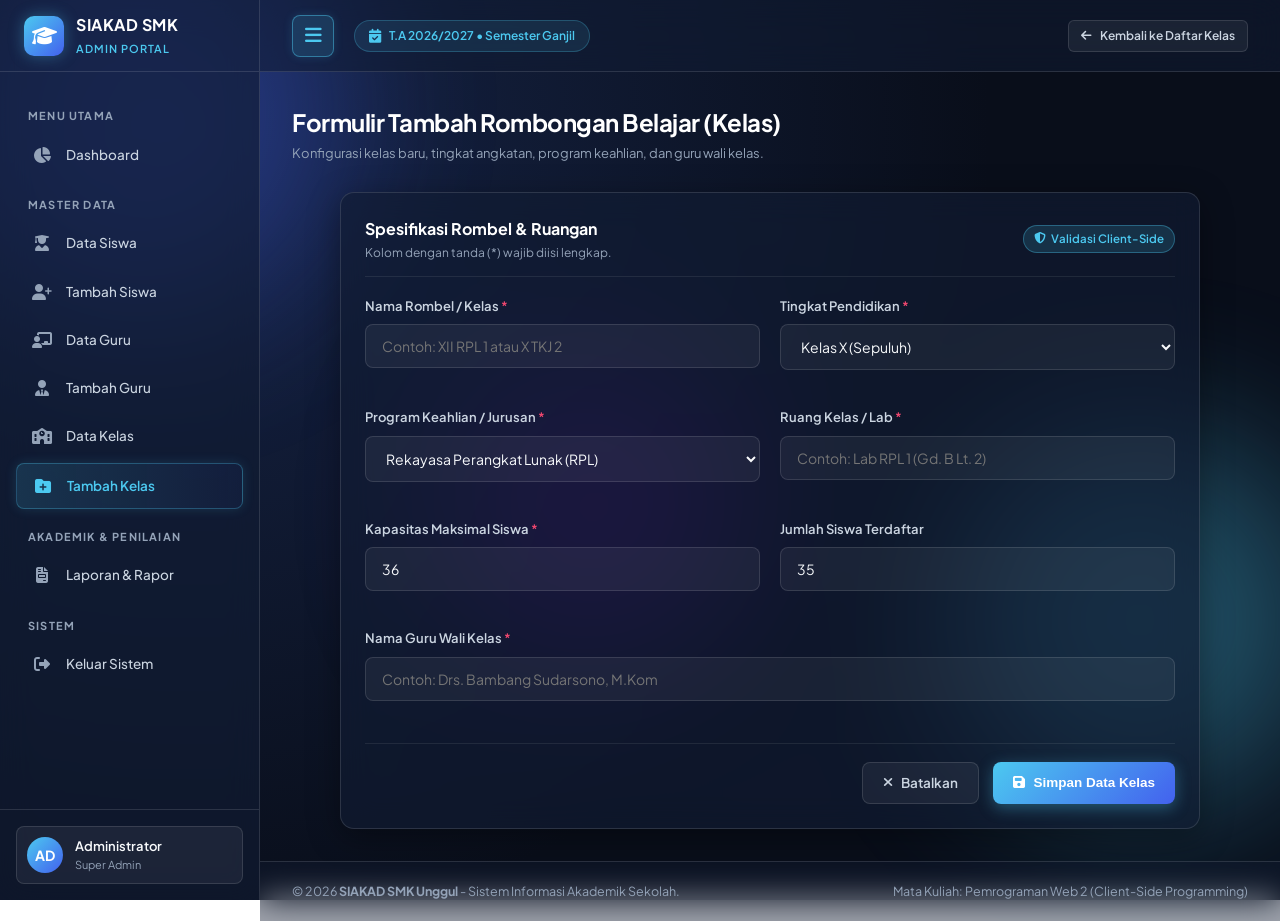
<file: pages/form-kelas.html>
<!DOCTYPE html>
<html lang="id">
<head>
  <meta charset="UTF-8">
  <meta name="viewport" content="width=device-width, initial-scale=1.0">
  <title>Tambah Rombel Kelas Baru - SIAKAD Admin Panel</title>
  <!-- Font Awesome CDN -->
  <link rel="stylesheet" href="https://cdnjs.cloudflare.com/ajax/libs/font-awesome/6.5.1/css/all.min.css">
  <link rel="stylesheet" href="../assets/css/style.css">
</head>
<body>
  <!-- Ambient Background Orbs -->
  <div class="bg-glow-orb orb-1"></div>
  <div class="bg-glow-orb orb-2"></div>
  <div class="bg-glow-orb orb-3"></div>

  <div class="app-layout">
    <!-- =====================================================================
         SIDEBAR NAVIGATION
         ===================================================================== -->
    <aside class="sidebar">
      <div class="sidebar-brand">
        <div class="brand-icon">
          <i class="fa-solid fa-graduation-cap"></i>
        </div>
        <div class="brand-text">
          <h2>SIAKAD SMK</h2>
          <span>Admin Portal</span>
        </div>
      </div>

      <ul class="sidebar-menu">
        <li class="menu-category">Menu Utama</li>
        <li class="nav-item">
          <a href="dashboard.html" class="nav-link">
            <i class="fa-solid fa-chart-pie"></i>
            <span>Dashboard</span>
          </a>
        </li>

        <li class="menu-category">Master Data</li>
        <li class="nav-item">
          <a href="data-master.html" class="nav-link">
            <i class="fa-solid fa-user-graduate"></i>
            <span>Data Siswa</span>
          </a>
        </li>
        <li class="nav-item">
          <a href="form.html" class="nav-link">
            <i class="fa-solid fa-user-plus"></i>
            <span>Tambah Siswa</span>
          </a>
        </li>
        <li class="nav-item">
          <a href="data-guru.html" class="nav-link">
            <i class="fa-solid fa-chalkboard-user"></i>
            <span>Data Guru</span>
          </a>
        </li>
        <li class="nav-item">
          <a href="form-guru.html" class="nav-link">
            <i class="fa-solid fa-user-tie"></i>
            <span>Tambah Guru</span>
          </a>
        </li>
        <li class="nav-item">
          <a href="data-kelas.html" class="nav-link">
            <i class="fa-solid fa-school"></i>
            <span>Data Kelas</span>
          </a>
        </li>
        <li class="nav-item">
          <a href="form-kelas.html" class="nav-link active">
            <i class="fa-solid fa-folder-plus"></i>
            <span>Tambah Kelas</span>
          </a>
        </li>

        <li class="menu-category">Akademik & Penilaian</li>
        <li class="nav-item">
          <a href="laporan.html" class="nav-link">
            <i class="fa-solid fa-file-invoice"></i>
            <span>Laporan & Rapor</span>
          </a>
        </li>

        <li class="menu-category">Sistem</li>
        <li class="nav-item">
          <a href="../index.html" class="nav-link" id="btnLogout">
            <i class="fa-solid fa-right-from-bracket"></i>
            <span>Keluar Sistem</span>
          </a>
        </li>
      </ul>

      <div class="sidebar-footer">
        <div class="user-mini-card">
          <div class="user-avatar">AD</div>
          <div class="user-info">
            <div class="user-name">Administrator</div>
            <div class="user-role">Super Admin</div>
          </div>
        </div>
      </div>
    </aside>

    <!-- =====================================================================
         MAIN WRAPPER
         ===================================================================== -->
    <div class="main-wrapper">
      <!-- Top Navigation Header -->
      <header class="top-header">
        <div class="header-left">
          <button class="btn-sidebar-toggle" id="sidebarToggleBtn" title="Buka/Tutup Menu">
            <i class="fa-solid fa-bars"></i>
          </button>
          <div class="academic-badge">
            <i class="fa-solid fa-calendar-check"></i>
            <span>T.A 2026/2027 • Semester Ganjil</span>
          </div>
        </div>

        <div class="header-right">
          <div class="header-actions">
            <a href="data-kelas.html" class="btn btn-secondary btn-sm">
              <i class="fa-solid fa-arrow-left"></i> Kembali ke Daftar Kelas
            </a>
          </div>
        </div>
      </header>

      <!-- Main Content -->
      <main class="content-area">
        <div class="page-header">
          <div class="page-title">
            <h1>Formulir Tambah Rombongan Belajar (Kelas)</h1>
            <p>Konfigurasi kelas baru, tingkat angkatan, program keahlian, dan guru wali kelas.</p>
          </div>
        </div>

        <div class="glass-card" style="max-width: 860px; margin: 0 auto;">
          <div class="card-header-clean">
            <div class="card-title-wrap">
              <h3>Spesifikasi Rombel & Ruangan</h3>
              <span>Kolom dengan tanda (*) wajib diisi lengkap.</span>
            </div>
            <span class="badge badge-cyan"><i class="fa-solid fa-shield-halved"></i> Validasi Client-Side</span>
          </div>

          <!-- Form Tambah Kelas -->
          <form id="addNewClassPageForm" novalidate>
            <div class="form-grid">
              <!-- Kolom Nama Kelas -->
              <div class="form-group">
                <label class="form-label" for="formClassNama">
                  Nama Rombel / Kelas <span class="required">*</span>
                </label>
                <input 
                  type="text" 
                  id="formClassNama" 
                  class="form-control" 
                  placeholder="Contoh: XII RPL 1 atau X TKJ 2" 
                  required
                >
                <div class="invalid-feedback"></div>
              </div>

              <!-- Kolom Tingkat -->
              <div class="form-group">
                <label class="form-label" for="formClassTingkat">
                  Tingkat Pendidikan <span class="required">*</span>
                </label>
                <select id="formClassTingkat" class="form-control" required>
                  <option value="X">Kelas X (Sepuluh)</option>
                  <option value="XI">Kelas XI (Sebelas)</option>
                  <option value="XII">Kelas XII (Duabelas)</option>
                </select>
                <div class="invalid-feedback"></div>
              </div>

              <!-- Kolom Jurusan -->
              <div class="form-group">
                <label class="form-label" for="formClassJurusan">
                  Program Keahlian / Jurusan <span class="required">*</span>
                </label>
                <select id="formClassJurusan" class="form-control" required>
                  <option value="Rekayasa Perangkat Lunak">Rekayasa Perangkat Lunak (RPL)</option>
                  <option value="Teknik Komputer & Jaringan">Teknik Komputer & Jaringan (TKJ)</option>
                  <option value="Multimedia / DKV">Multimedia / DKV</option>
                </select>
                <div class="invalid-feedback"></div>
              </div>

              <!-- Kolom Ruangan -->
              <div class="form-group">
                <label class="form-label" for="formClassRuangan">
                  Ruang Kelas / Lab <span class="required">*</span>
                </label>
                <input 
                  type="text" 
                  id="formClassRuangan" 
                  class="form-control" 
                  placeholder="Contoh: Lab RPL 1 (Gd. B Lt. 2)" 
                  required
                >
                <div class="invalid-feedback"></div>
              </div>

              <!-- Kolom Kapasitas -->
              <div class="form-group">
                <label class="form-label" for="formClassKapasitas">
                  Kapasitas Maksimal Siswa <span class="required">*</span>
                </label>
                <input 
                  type="number" 
                  id="formClassKapasitas" 
                  class="form-control" 
                  value="36" 
                  min="10" 
                  max="45" 
                  required
                >
                <div class="invalid-feedback"></div>
              </div>

              <!-- Kolom Siswa Terdaftar -->
              <div class="form-group">
                <label class="form-label" for="formClassJumlahSiswa">
                  Jumlah Siswa Terdaftar
                </label>
                <input 
                  type="number" 
                  id="formClassJumlahSiswa" 
                  class="form-control" 
                  value="35" 
                  min="0" 
                  max="45"
                >
                <div class="invalid-feedback"></div>
              </div>

              <!-- Kolom Wali Kelas -->
              <div class="form-group full-width">
                <label class="form-label" for="formClassWali">
                  Nama Guru Wali Kelas <span class="required">*</span>
                </label>
                <input 
                  type="text" 
                  id="formClassWali" 
                  class="form-control" 
                  placeholder="Contoh: Drs. Bambang Sudarsono, M.Kom" 
                  required
                >
                <div class="invalid-feedback"></div>
              </div>
            </div>

            <!-- Action Buttons -->
            <div style="display: flex; justify-content: flex-end; gap: 14px; margin-top: 24px; padding-top: 18px; border-top: 1px solid rgba(255,255,255,0.08);">
              <a href="data-kelas.html" class="btn btn-secondary">
                <i class="fa-solid fa-xmark"></i> Batalkan
              </a>
              <button type="submit" class="btn btn-primary" id="btnSubmitClass">
                <i class="fa-solid fa-floppy-disk"></i> Simpan Data Kelas
              </button>
            </div>
          </form>
        </div>
      </main>

      <!-- Main Footer -->
      <footer class="main-footer">
        <div>&copy; 2026 <strong>SIAKAD SMK Unggul</strong> - Sistem Informasi Akademik Sekolah.</div>
        <div>Mata Kuliah: Pemrograman Web 2 (Client-Side Programming)</div>
      </footer>
    </div>
  </div>

  <!-- Scripts -->
  <script src="../assets/js/main.js"></script>
  <script>
    document.addEventListener("DOMContentLoaded", () => {
      const form = document.getElementById("addNewClassPageForm");
      if (!form) return;

      const namaInput = document.getElementById("formClassNama");
      const tingkatInput = document.getElementById("formClassTingkat");
      const jurusanInput = document.getElementById("formClassJurusan");
      const ruanganInput = document.getElementById("formClassRuangan");
      const kapasitasInput = document.getElementById("formClassKapasitas");
      const jumlahSiswaInput = document.getElementById("formClassJumlahSiswa");
      const waliInput = document.getElementById("formClassWali");

      function setErr(input, msg) {
        input.classList.remove("is-valid");
        input.classList.add("is-invalid");
        const fb = input.parentElement.querySelector(".invalid-feedback");
        if (fb) fb.textContent = msg;
      }

      function setOk(input) {
        input.classList.remove("is-invalid");
        input.classList.add("is-valid");
        const fb = input.parentElement.querySelector(".invalid-feedback");
        if (fb) fb.textContent = "";
      }

      namaInput.addEventListener("input", () => {
        if (!namaInput.value.trim()) setErr(namaInput, "Nama kelas wajib diisi!");
        else setOk(namaInput);
      });

      ruanganInput.addEventListener("input", () => {
        if (!ruanganInput.value.trim()) setErr(ruanganInput, "Ruang kelas wajib diisi!");
        else setOk(ruanganInput);
      });

      waliInput.addEventListener("input", () => {
        if (!waliInput.value.trim()) setErr(waliInput, "Nama wali kelas wajib diisi!");
        else setOk(waliInput);
      });

      form.addEventListener("submit", (e) => {
        e.preventDefault();

        const nama = namaInput.value.trim();
        const tingkat = tingkatInput.value;
        const jurusan = jurusanInput.value;
        const ruangan = ruanganInput.value.trim();
        const kapasitas = parseInt(kapasitasInput.value) || 36;
        const jumlahSiswa = parseInt(jumlahSiswaInput.value) || 0;
        const waliKelas = waliInput.value.trim();

        if (!nama) {
          setErr(namaInput, "Nama kelas wajib diisi!");
          showToast("Nama kelas wajib diisi!", "danger");
          return;
        }

        if (!ruangan) {
          setErr(ruanganInput, "Ruangan wajib diisi!");
          showToast("Ruang kelas wajib diisi!", "danger");
          return;
        }

        if (!waliKelas) {
          setErr(waliInput, "Nama wali kelas wajib diisi!");
          showToast("Nama wali kelas wajib diisi!", "danger");
          return;
        }

        const newClass = {
          id: "KLS-" + Date.now().toString().slice(-4),
          kode: nama.replace(/\s+/g, "-").toUpperCase(),
          nama,
          tingkat,
          jurusan,
          waliKelas,
          kapasitas,
          jumlahSiswa,
          ruangan
        };

        const classes = getClassesData();
        classes.unshift(newClass);
        saveClassesData(classes);

        showToast("Data Rombel Kelas baru berhasil disimpan!", "success");

        setTimeout(() => {
          window.location.href = "data-kelas.html";
        }, 800);
      });
    });
  </script>
</body>
</html>
</file>
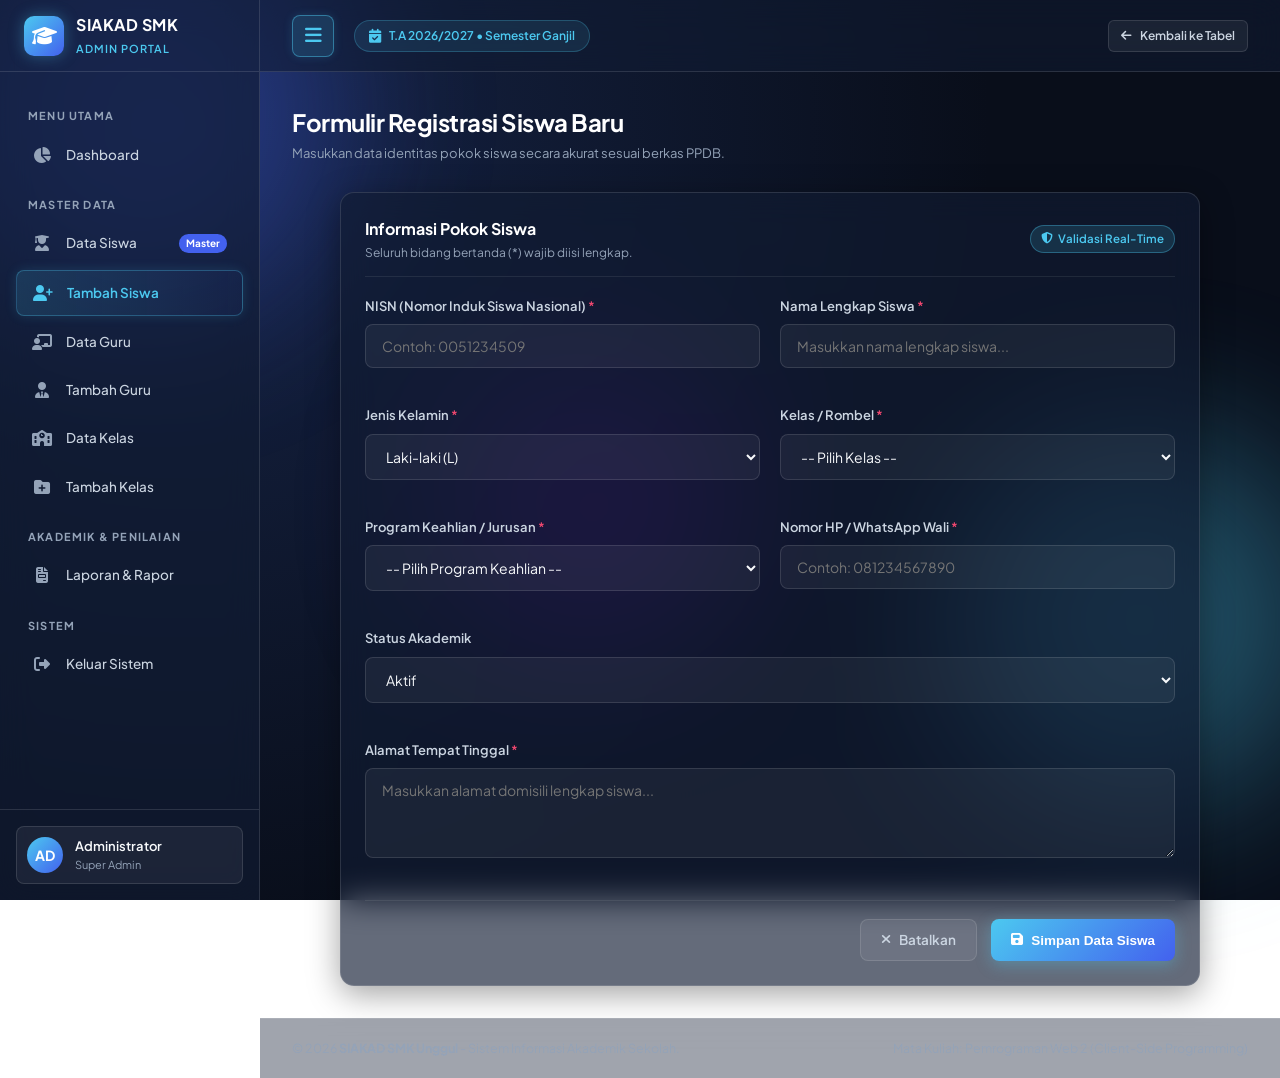
<file: pages/form.html>
<!DOCTYPE html>
<html lang="id">
<head>
  <meta charset="UTF-8">
  <meta name="viewport" content="width=device-width, initial-scale=1.0">
  <title>Tambah Siswa Baru - SIAKAD Admin Panel</title>
  <!-- Font Awesome CDN -->
  <link rel="stylesheet" href="https://cdnjs.cloudflare.com/ajax/libs/font-awesome/6.5.1/css/all.min.css">
  <link rel="stylesheet" href="../assets/css/style.css">
</head>
<body>
  <!-- Ambient Background Orbs -->
  <div class="bg-glow-orb orb-1"></div>
  <div class="bg-glow-orb orb-2"></div>
  <div class="bg-glow-orb orb-3"></div>

  <div class="app-layout">
    <!-- =====================================================================
         SIDEBAR NAVIGATION
         ===================================================================== -->
    <aside class="sidebar">
      <div class="sidebar-brand">
        <div class="brand-icon">
          <i class="fa-solid fa-graduation-cap"></i>
        </div>
        <div class="brand-text">
          <h2>SIAKAD SMK</h2>
          <span>Admin Portal</span>
        </div>
      </div>

      <ul class="sidebar-menu">
        <li class="menu-category">Menu Utama</li>
        <li class="nav-item">
          <a href="dashboard.html" class="nav-link">
            <i class="fa-solid fa-chart-pie"></i>
            <span>Dashboard</span>
          </a>
        </li>

        <li class="menu-category">Master Data</li>
        <li class="nav-item">
          <a href="data-master.html" class="nav-link">
            <i class="fa-solid fa-user-graduate"></i>
            <span>Data Siswa</span>
            <span class="badge-nav">Master</span>
          </a>
        </li>
        <li class="nav-item">
          <a href="form.html" class="nav-link active">
            <i class="fa-solid fa-user-plus"></i>
            <span>Tambah Siswa</span>
          </a>
        </li>
        <li class="nav-item">
          <a href="data-guru.html" class="nav-link">
            <i class="fa-solid fa-chalkboard-user"></i>
            <span>Data Guru</span>
          </a>
        </li>
        <li class="nav-item">
          <a href="form-guru.html" class="nav-link">
            <i class="fa-solid fa-user-tie"></i>
            <span>Tambah Guru</span>
          </a>
        </li>
        <li class="nav-item">
          <a href="data-kelas.html" class="nav-link">
            <i class="fa-solid fa-school"></i>
            <span>Data Kelas</span>
          </a>
        </li>
        <li class="nav-item">
          <a href="form-kelas.html" class="nav-link">
            <i class="fa-solid fa-folder-plus"></i>
            <span>Tambah Kelas</span>
          </a>
        </li>

        <li class="menu-category">Akademik & Penilaian</li>
        <li class="nav-item">
          <a href="laporan.html" class="nav-link">
            <i class="fa-solid fa-file-invoice"></i>
            <span>Laporan & Rapor</span>
          </a>
        </li>

        <li class="menu-category">Sistem</li>
        <li class="nav-item">
          <a href="../index.html" class="nav-link" id="btnLogout">
            <i class="fa-solid fa-right-from-bracket"></i>
            <span>Keluar Sistem</span>
          </a>
        </li>
      </ul>

      <div class="sidebar-footer">
        <div class="user-mini-card">
          <div class="user-avatar">AD</div>
          <div class="user-info">
            <div class="user-name">Administrator</div>
            <div class="user-role">Super Admin</div>
          </div>
        </div>
      </div>
    </aside>

    <!-- =====================================================================
         MAIN WRAPPER
         ===================================================================== -->
    <div class="main-wrapper">
      <!-- Top Navigation Header -->
      <header class="top-header">
        <div class="header-left">
          <button class="btn-sidebar-toggle" id="sidebarToggleBtn" title="Buka/Tutup Menu">
            <i class="fa-solid fa-bars"></i>
          </button>
          <div class="academic-badge">
            <i class="fa-solid fa-calendar-check"></i>
            <span>T.A 2026/2027 • Semester Ganjil</span>
          </div>
        </div>

        <div class="header-right">
          <div class="header-actions">
            <a href="data-master.html" class="btn btn-secondary btn-sm">
              <i class="fa-solid fa-arrow-left"></i> Kembali ke Tabel
            </a>
          </div>
        </div>
      </header>

      <!-- Main Content -->
      <main class="content-area">
        <div class="page-header">
          <div class="page-title">
            <h1>Formulir Registrasi Siswa Baru</h1>
            <p>Masukkan data identitas pokok siswa secara akurat sesuai berkas PPDB.</p>
          </div>
        </div>

        <div class="glass-card" style="max-width: 860px; margin: 0 auto;">
          <div class="card-header-clean">
            <div class="card-title-wrap">
              <h3>Informasi Pokok Siswa</h3>
              <span>Seluruh bidang bertanda (*) wajib diisi lengkap.</span>
            </div>
            <span class="badge badge-cyan"><i class="fa-solid fa-shield-halved"></i> Validasi Real-Time</span>
          </div>

          <!-- Form Input Siswa -->
          <form id="addStudentForm" novalidate>
            <div class="form-grid">
              <!-- Kolom NISN -->
              <div class="form-group">
                <label class="form-label" for="inputNisn">
                  NISN (Nomor Induk Siswa Nasional) <span class="required">*</span>
                </label>
                <input 
                  type="text" 
                  id="inputNisn" 
                  class="form-control" 
                  placeholder="Contoh: 0051234509" 
                  maxlength="10"
                  required
                >
                <div class="invalid-feedback"></div>
              </div>

              <!-- Kolom Nama Lengkap -->
              <div class="form-group">
                <label class="form-label" for="inputNama">
                  Nama Lengkap Siswa <span class="required">*</span>
                </label>
                <input 
                  type="text" 
                  id="inputNama" 
                  class="form-control" 
                  placeholder="Masukkan nama lengkap siswa..." 
                  required
                >
                <div class="invalid-feedback"></div>
              </div>

              <!-- Kolom Jenis Kelamin -->
              <div class="form-group">
                <label class="form-label" for="inputGender">
                  Jenis Kelamin <span class="required">*</span>
                </label>
                <select id="inputGender" class="form-control" required>
                  <option value="L">Laki-laki (L)</option>
                  <option value="P">Perempuan (P)</option>
                </select>
                <div class="invalid-feedback"></div>
              </div>

              <!-- Kolom Rombel / Kelas -->
              <div class="form-group">
                <label class="form-label" for="inputKelas">
                  Kelas / Rombel <span class="required">*</span>
                </label>
                <select id="inputKelas" class="form-control" required>
                  <option value="">-- Pilih Kelas --</option>
                  <option value="X RPL 1">X RPL 1</option>
                  <option value="X TKJ 1">X TKJ 1</option>
                  <option value="X MM 1">X MM 1</option>
                  <option value="XI RPL 1">XI RPL 1</option>
                  <option value="XI TKJ 2">XI TKJ 2</option>
                  <option value="XII RPL 1">XII RPL 1</option>
                </select>
                <div class="invalid-feedback"></div>
              </div>

              <!-- Kolom Jurusan -->
              <div class="form-group">
                <label class="form-label" for="inputJurusan">
                  Program Keahlian / Jurusan <span class="required">*</span>
                </label>
                <select id="inputJurusan" class="form-control" required>
                  <option value="">-- Pilih Program Keahlian --</option>
                  <option value="Rekayasa Perangkat Lunak">Rekayasa Perangkat Lunak (RPL)</option>
                  <option value="Teknik Komputer & Jaringan">Teknik Komputer & Jaringan (TKJ)</option>
                  <option value="Multimedia / DKV">Multimedia / DKV</option>
                </select>
                <div class="invalid-feedback"></div>
              </div>

              <!-- Kolom No Telepon / WA -->
              <div class="form-group">
                <label class="form-label" for="inputNoHp">
                  Nomor HP / WhatsApp Wali <span class="required">*</span>
                </label>
                <input 
                  type="tel" 
                  id="inputNoHp" 
                  class="form-control" 
                  placeholder="Contoh: 081234567890" 
                  required
                >
                <div class="invalid-feedback"></div>
              </div>

              <!-- Kolom Status Siswa -->
              <div class="form-group full-width">
                <label class="form-label" for="inputStatus">
                  Status Akademik
                </label>
                <select id="inputStatus" class="form-control">
                  <option value="Aktif">Aktif</option>
                  <option value="Nonaktif">Nonaktif</option>
                </select>
              </div>

              <!-- Kolom Alamat Lengkap -->
              <div class="form-group full-width">
                <label class="form-label" for="inputAlamat">
                  Alamat Tempat Tinggal <span class="required">*</span>
                </label>
                <textarea 
                  id="inputAlamat" 
                  class="form-control" 
                  placeholder="Masukkan alamat domisili lengkap siswa..." 
                  rows="3"
                  required
                ></textarea>
                <div class="invalid-feedback"></div>
              </div>
            </div>

            <!-- Action Buttons -->
            <div style="display: flex; justify-content: flex-end; gap: 14px; margin-top: 24px; padding-top: 18px; border-top: 1px solid rgba(255,255,255,0.08);">
              <a href="data-master.html" class="btn btn-secondary">
                <i class="fa-solid fa-xmark"></i> Batalkan
              </a>
              <button type="submit" class="btn btn-primary" id="btnSubmitStudent">
                <i class="fa-solid fa-floppy-disk"></i> Simpan Data Siswa
              </button>
            </div>
          </form>
        </div>
      </main>

      <!-- Main Footer -->
      <footer class="main-footer">
        <div>&copy; 2026 <strong>SIAKAD SMK Unggul</strong> - Sistem Informasi Akademik Sekolah.</div>
        <div>Mata Kuliah: Pemrograman Web 2 (Client-Side Programming)</div>
      </footer>
    </div>
  </div>

  <!-- Scripts -->
  <script src="../assets/js/main.js"></script>
  <script src="../assets/js/form-validation.js"></script>
</body>
</html>
</file>
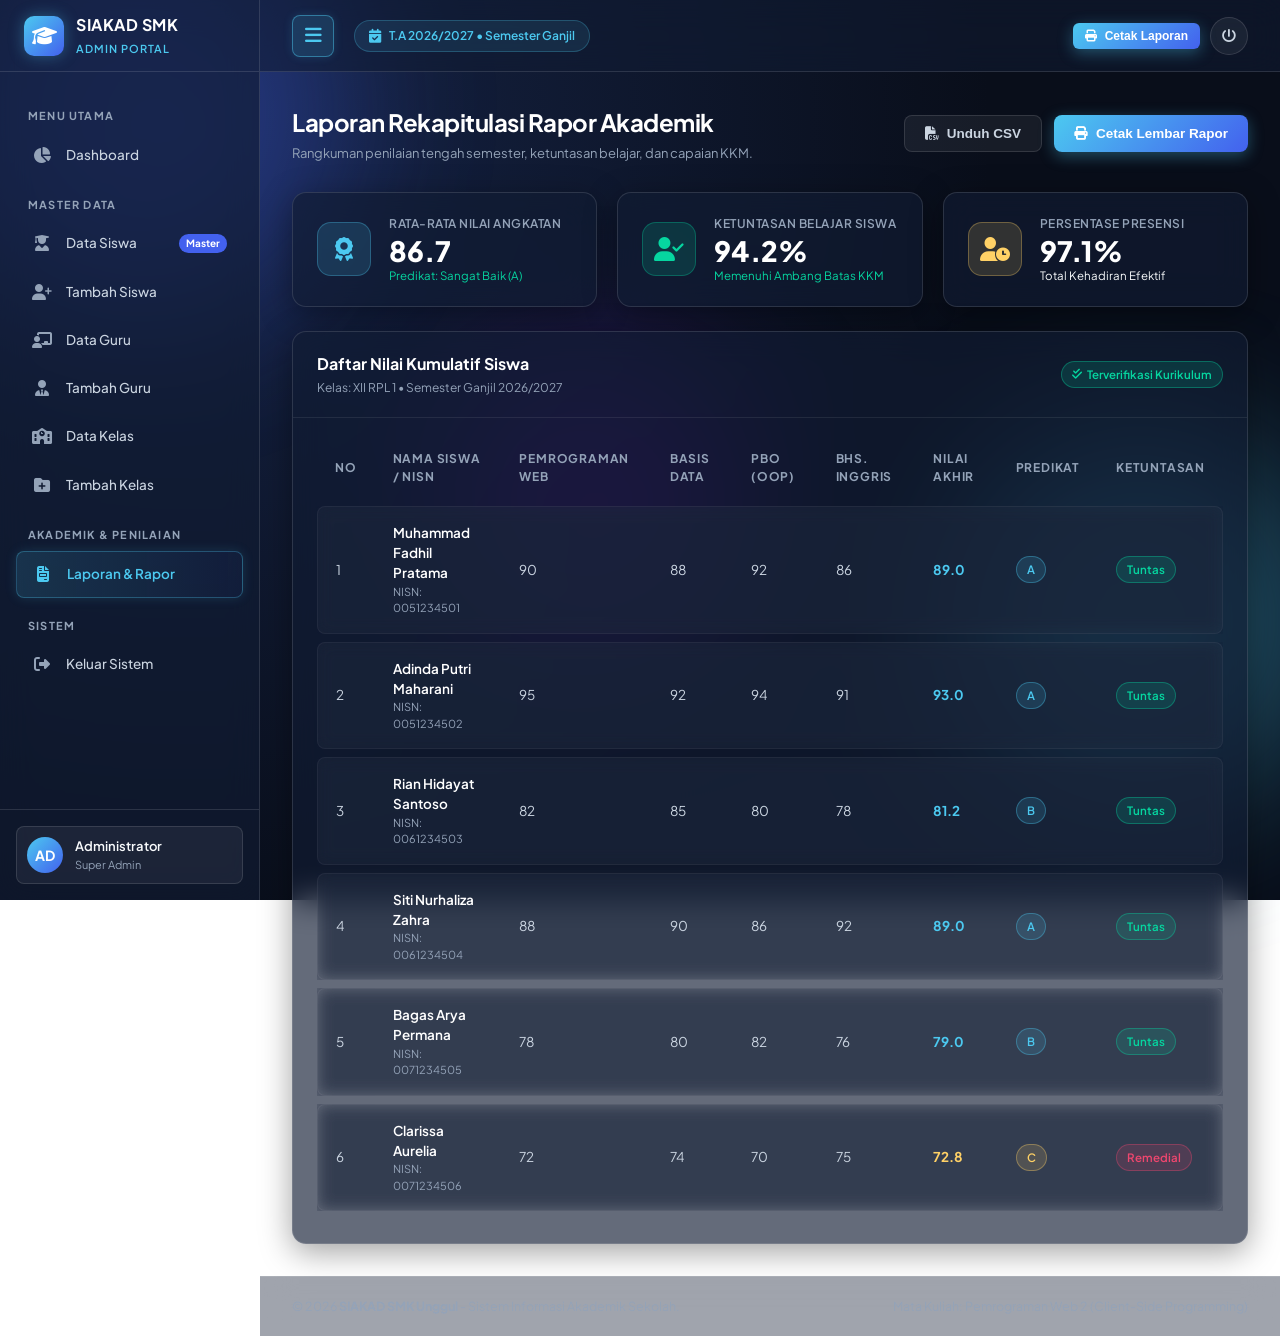
<file: pages/laporan.html>
<!DOCTYPE html>
<html lang="id">
<head>
  <meta charset="UTF-8">
  <meta name="viewport" content="width=device-width, initial-scale=1.0">
  <title>Laporan Rekapitulasi Akademik - SIAKAD Admin Panel</title>
  <!-- Font Awesome CDN -->
  <link rel="stylesheet" href="https://cdnjs.cloudflare.com/ajax/libs/font-awesome/6.5.1/css/all.min.css">
  <link rel="stylesheet" href="../assets/css/style.css">
</head>
<body>
  <!-- Ambient Background Orbs -->
  <div class="bg-glow-orb orb-1"></div>
  <div class="bg-glow-orb orb-2"></div>
  <div class="bg-glow-orb orb-3"></div>

  <div class="app-layout">
    <!-- =====================================================================
         SIDEBAR NAVIGATION
         ===================================================================== -->
    <aside class="sidebar">
      <div class="sidebar-brand">
        <div class="brand-icon">
          <i class="fa-solid fa-graduation-cap"></i>
        </div>
        <div class="brand-text">
          <h2>SIAKAD SMK</h2>
          <span>Admin Portal</span>
        </div>
      </div>

      <ul class="sidebar-menu">
        <li class="menu-category">Menu Utama</li>
        <li class="nav-item">
          <a href="dashboard.html" class="nav-link">
            <i class="fa-solid fa-chart-pie"></i>
            <span>Dashboard</span>
          </a>
        </li>

        <li class="menu-category">Master Data</li>
        <li class="nav-item">
          <a href="data-master.html" class="nav-link">
            <i class="fa-solid fa-user-graduate"></i>
            <span>Data Siswa</span>
            <span class="badge-nav">Master</span>
          </a>
        </li>
        <li class="nav-item">
          <a href="form.html" class="nav-link">
            <i class="fa-solid fa-user-plus"></i>
            <span>Tambah Siswa</span>
          </a>
        </li>
        <li class="nav-item">
          <a href="data-guru.html" class="nav-link">
            <i class="fa-solid fa-chalkboard-user"></i>
            <span>Data Guru</span>
          </a>
        </li>
        <li class="nav-item">
          <a href="form-guru.html" class="nav-link">
            <i class="fa-solid fa-user-tie"></i>
            <span>Tambah Guru</span>
          </a>
        </li>
        <li class="nav-item">
          <a href="data-kelas.html" class="nav-link">
            <i class="fa-solid fa-school"></i>
            <span>Data Kelas</span>
          </a>
        </li>
        <li class="nav-item">
          <a href="form-kelas.html" class="nav-link">
            <i class="fa-solid fa-folder-plus"></i>
            <span>Tambah Kelas</span>
          </a>
        </li>

        <li class="menu-category">Akademik & Penilaian</li>
        <li class="nav-item">
          <a href="laporan.html" class="nav-link active">
            <i class="fa-solid fa-file-invoice"></i>
            <span>Laporan & Rapor</span>
          </a>
        </li>

        <li class="menu-category">Sistem</li>
        <li class="nav-item">
          <a href="../index.html" class="nav-link" id="btnLogout">
            <i class="fa-solid fa-right-from-bracket"></i>
            <span>Keluar Sistem</span>
          </a>
        </li>
      </ul>

      <div class="sidebar-footer">
        <div class="user-mini-card">
          <div class="user-avatar">AD</div>
          <div class="user-info">
            <div class="user-name">Administrator</div>
            <div class="user-role">Super Admin</div>
          </div>
        </div>
      </div>
    </aside>

    <!-- =====================================================================
         MAIN WRAPPER
         ===================================================================== -->
    <div class="main-wrapper">
      <!-- Top Navigation Header -->
      <header class="top-header">
        <div class="header-left">
          <button class="btn-sidebar-toggle" id="sidebarToggleBtn" title="Buka/Tutup Menu">
            <i class="fa-solid fa-bars"></i>
          </button>
          <div class="academic-badge">
            <i class="fa-solid fa-calendar-check"></i>
            <span>T.A 2026/2027 • Semester Ganjil</span>
          </div>
        </div>

        <div class="header-right">
          <div class="header-actions">
            <button class="btn btn-primary btn-sm" onclick="window.print()">
              <i class="fa-solid fa-print"></i> Cetak Laporan
            </button>
            <a href="../index.html" class="btn-icon-action" title="Keluar">
              <i class="fa-solid fa-power-off"></i>
            </a>
          </div>
        </div>
      </header>

      <!-- Main Content -->
      <main class="content-area">
        <!-- Print Letterhead (Only shows when printing) -->
        <div class="print-letterhead">
          <h2 style="font-size: 20px; font-weight: 800; text-transform: uppercase;">SMK NEGERI TEKNOLOGI & INFORMATIKA</h2>
          <p style="font-size: 12px; margin: 4px 0;">Jl. Pendidikan No. 101, Kota Bandung, Jawa Barat • Telp: (022) 7654321</p>
          <p style="font-size: 13px; font-weight: 700; margin-top: 10px; text-decoration: underline;">
            REKAPITULASI HASIL PENILAIAN AKADEMIK SISWA (RAPOR SEMENTARA)
          </p>
          <div style="display: flex; justify-content: space-between; margin-top: 12px; font-size: 12px; text-align: left;">
            <div><strong>Tahun Ajaran:</strong> 2026/2027 (Ganjil)</div>
            <div><strong>Program Keahlian:</strong> Rekayasa Perangkat Lunak</div>
            <div><strong>Tanggal Cetak:</strong> 10 September 2026</div>
          </div>
        </div>

        <!-- Page Header -->
        <div class="page-header">
          <div class="page-title">
            <h1>Laporan Rekapitulasi Rapor Akademik</h1>
            <p>Rangkuman penilaian tengah semester, ketuntasan belajar, dan capaian KKM.</p>
          </div>
          <div class="page-actions">
            <button class="btn btn-secondary" onclick="exportReportToCSV()">
              <i class="fa-solid fa-file-csv"></i> Unduh CSV
            </button>
            <button class="btn btn-primary" onclick="window.print()">
              <i class="fa-solid fa-print"></i> Cetak Lembar Rapor
            </button>
          </div>
        </div>

        <!-- Summary Row -->
        <div class="stats-grid" style="grid-template-columns: repeat(3, 1fr); margin-bottom: 24px;">
          <div class="glass-card stat-card">
            <div class="stat-icon cyan">
              <i class="fa-solid fa-award"></i>
            </div>
            <div class="stat-info">
              <div class="stat-label">Rata-Rata Nilai Angkatan</div>
              <div class="stat-value">86.7</div>
              <div class="stat-trend trend-up">Predikat: Sangat Baik (A)</div>
            </div>
          </div>

          <div class="glass-card stat-card">
            <div class="stat-icon success">
              <i class="fa-solid fa-user-check"></i>
            </div>
            <div class="stat-info">
              <div class="stat-label">Ketuntasan Belajar Siswa</div>
              <div class="stat-value">94.2%</div>
              <div class="stat-trend trend-up">Memenuhi Ambang Batas KKM</div>
            </div>
          </div>

          <div class="glass-card stat-card">
            <div class="stat-icon warning">
              <i class="fa-solid fa-user-clock"></i>
            </div>
            <div class="stat-info">
              <div class="stat-label">Persentase Presensi</div>
              <div class="stat-value">97.1%</div>
              <div class="stat-trend">Total Kehadiran Efektif</div>
            </div>
          </div>
        </div>

        <!-- Detail Table Card -->
        <div class="glass-card" style="padding: 0; overflow: hidden;">
          <div class="card-header-clean" style="padding: 20px 24px; margin-bottom: 0;">
            <div class="card-title-wrap">
              <h3>Daftar Nilai Kumulatif Siswa</h3>
              <span>Kelas: XII RPL 1 • Semester Ganjil 2026/2027</span>
            </div>
            <span class="badge badge-success"><i class="fa-solid fa-check-double"></i> Terverifikasi Kurikulum</span>
          </div>

          <div class="mobile-scroll-hint">
            <i class="fa-solid fa-arrows-left-right"></i> Geser ke samping untuk melihat rekap nilai lengkap
          </div>
          <div class="table-responsive" style="padding: 12px 24px 24px;">
            <table class="glass-table">
              <thead>
                <tr>
                  <th>No</th>
                  <th>Nama Siswa / NISN</th>
                  <th>Pemrograman Web</th>
                  <th>Basis Data</th>
                  <th>PBO (OOP)</th>
                  <th>Bhs. Inggris</th>
                  <th>Nilai Akhir</th>
                  <th>Predikat</th>
                  <th>Ketuntasan</th>
                </tr>
              </thead>
              <tbody>
                <tr>
                  <td>1</td>
                  <td>
                    <div style="font-weight: 600; color: #fff;">Muhammad Fadhil Pratama</div>
                    <div style="font-size: 11px; color: var(--text-muted);">NISN: 0051234501</div>
                  </td>
                  <td>90</td>
                  <td>88</td>
                  <td>92</td>
                  <td>86</td>
                  <td style="font-weight: 700; color: var(--accent-cyan);">89.0</td>
                  <td><span class="badge badge-cyan">A</span></td>
                  <td><span class="badge badge-success">Tuntas</span></td>
                </tr>
                <tr>
                  <td>2</td>
                  <td>
                    <div style="font-weight: 600; color: #fff;">Adinda Putri Maharani</div>
                    <div style="font-size: 11px; color: var(--text-muted);">NISN: 0051234502</div>
                  </td>
                  <td>95</td>
                  <td>92</td>
                  <td>94</td>
                  <td>91</td>
                  <td style="font-weight: 700; color: var(--accent-cyan);">93.0</td>
                  <td><span class="badge badge-cyan">A</span></td>
                  <td><span class="badge badge-success">Tuntas</span></td>
                </tr>
                <tr>
                  <td>3</td>
                  <td>
                    <div style="font-weight: 600; color: #fff;">Rian Hidayat Santoso</div>
                    <div style="font-size: 11px; color: var(--text-muted);">NISN: 0061234503</div>
                  </td>
                  <td>82</td>
                  <td>85</td>
                  <td>80</td>
                  <td>78</td>
                  <td style="font-weight: 700; color: var(--accent-cyan);">81.2</td>
                  <td><span class="badge badge-cyan">B</span></td>
                  <td><span class="badge badge-success">Tuntas</span></td>
                </tr>
                <tr>
                  <td>4</td>
                  <td>
                    <div style="font-weight: 600; color: #fff;">Siti Nurhaliza Zahra</div>
                    <div style="font-size: 11px; color: var(--text-muted);">NISN: 0061234504</div>
                  </td>
                  <td>88</td>
                  <td>90</td>
                  <td>86</td>
                  <td>92</td>
                  <td style="font-weight: 700; color: var(--accent-cyan);">89.0</td>
                  <td><span class="badge badge-cyan">A</span></td>
                  <td><span class="badge badge-success">Tuntas</span></td>
                </tr>
                <tr>
                  <td>5</td>
                  <td>
                    <div style="font-weight: 600; color: #fff;">Bagas Arya Permana</div>
                    <div style="font-size: 11px; color: var(--text-muted);">NISN: 0071234505</div>
                  </td>
                  <td>78</td>
                  <td>80</td>
                  <td>82</td>
                  <td>76</td>
                  <td style="font-weight: 700; color: var(--accent-cyan);">79.0</td>
                  <td><span class="badge badge-cyan">B</span></td>
                  <td><span class="badge badge-success">Tuntas</span></td>
                </tr>
                <tr>
                  <td>6</td>
                  <td>
                    <div style="font-weight: 600; color: #fff;">Clarissa Aurelia</div>
                    <div style="font-size: 11px; color: var(--text-muted);">NISN: 0071234506</div>
                  </td>
                  <td>72</td>
                  <td>74</td>
                  <td>70</td>
                  <td>75</td>
                  <td style="font-weight: 700; color: var(--accent-warning);">72.8</td>
                  <td><span class="badge badge-warning">C</span></td>
                  <td><span class="badge badge-danger">Remedial</span></td>
                </tr>
              </tbody>
            </table>
          </div>
        </div>
      </main>

      <!-- Main Footer -->
      <footer class="main-footer">
        <div>&copy; 2026 <strong>SIAKAD SMK Unggul</strong> - Sistem Informasi Akademik Sekolah.</div>
        <div>Mata Kuliah: Pemrograman Web 2 (Client-Side Programming)</div>
      </footer>
    </div>
  </div>

  <!-- Scripts -->
  <script src="../assets/js/main.js"></script>
  <script>
    function exportReportToCSV() {
      const csvContent = "data:text/csv;charset=utf-8," 
        + "No,Nama Siswa,NISN,Pemrograman Web,Basis Data,PBO,Bhs Inggris,Nilai Akhir,Predikat,Ketuntasan\n"
        + "1,Muhammad Fadhil Pratama,0051234501,90,88,92,86,89.0,A,Tuntas\n"
        + "2,Adinda Putri Maharani,0051234502,95,92,94,91,93.0,A,Tuntas\n"
        + "3,Rian Hidayat Santoso,0061234503,82,85,80,78,81.2,B,Tuntas\n"
        + "4,Siti Nurhaliza Zahra,0061234504,88,90,86,92,89.0,A,Tuntas\n"
        + "5,Bagas Arya Permana,0071234505,78,80,82,76,79.0,B,Tuntas\n"
        + "6,Clarissa Aurelia,0071234506,72,74,70,75,72.8,C,Remedial\n";

      const encodedUri = encodeURI(csvContent);
      const link = document.createElement("a");
      link.setAttribute("href", encodedUri);
      link.setAttribute("download", "Rekap_Nilai_SIAKAD_2026.csv");
      document.body.appendChild(link);
      link.click();
      document.body.removeChild(link);
      showToast("File Rekapitulasi CSV berhasil diunduh!", "success");
    }
  </script>
</body>
</html>
</file>
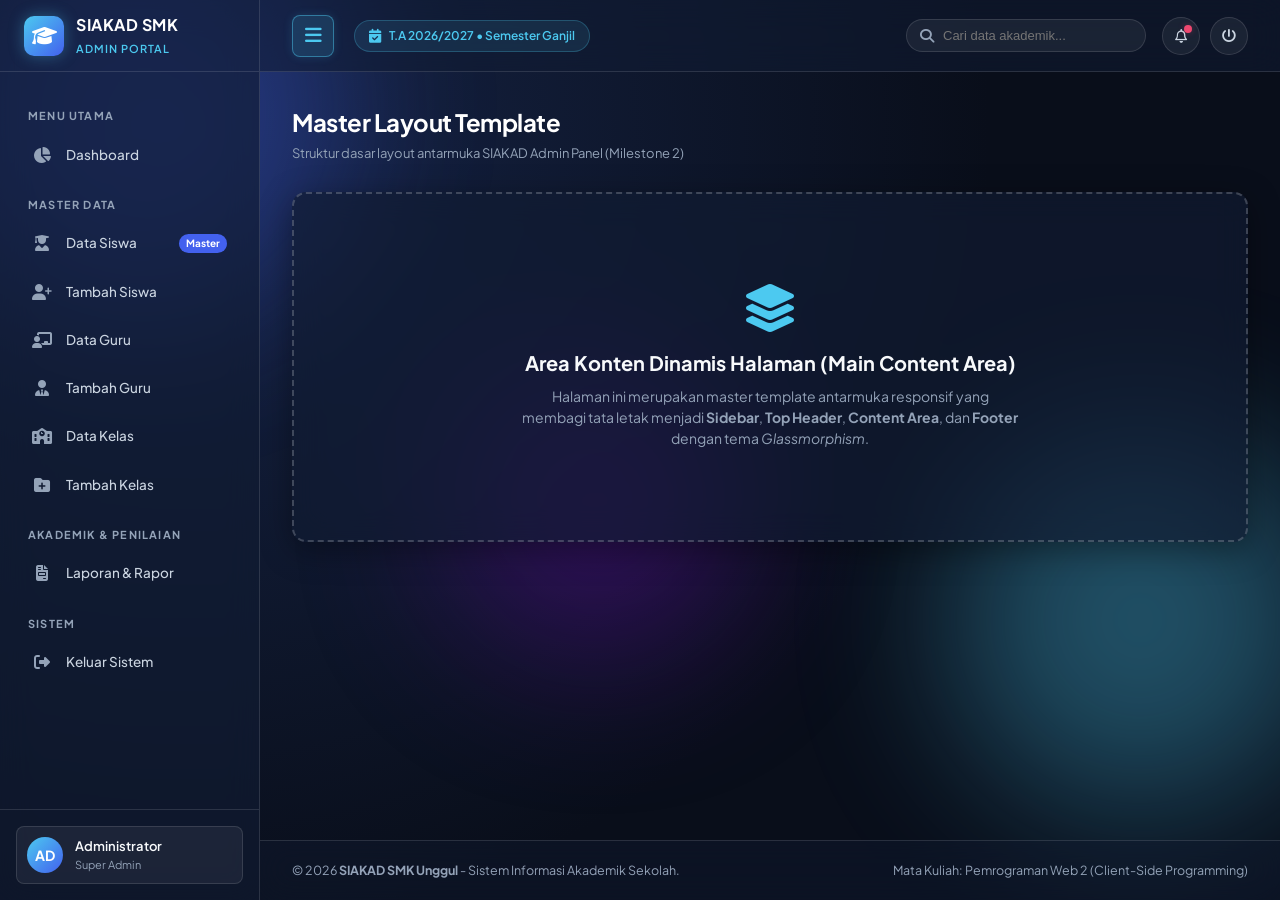
<file: pages/layout.html>
<!DOCTYPE html>
<html lang="id">
<head>
  <meta charset="UTF-8">
  <meta name="viewport" content="width=device-width, initial-scale=1.0">
  <title>SIAKAD Admin - Master Layout Template</title>
  <!-- Google Fonts & Font Awesome -->
  <link rel="stylesheet" href="https://cdnjs.cloudflare.com/ajax/libs/font-awesome/6.5.1/css/all.min.css">
  <link rel="stylesheet" href="../assets/css/style.css">
</head>
<body>
  <!-- Ambient Glowing Background Orbs -->
  <div class="bg-glow-orb orb-1"></div>
  <div class="bg-glow-orb orb-2"></div>
  <div class="bg-glow-orb orb-3"></div>

  <div class="app-layout">
    <!-- =====================================================================
         SIDEBAR NAVIGATION
         ===================================================================== -->
    <aside class="sidebar">
      <div class="sidebar-brand">
        <div class="brand-icon">
          <i class="fa-solid fa-graduation-cap"></i>
        </div>
        <div class="brand-text">
          <h2>SIAKAD SMK</h2>
          <span>Admin Portal</span>
        </div>
      </div>

      <ul class="sidebar-menu">
        <li class="menu-category">Menu Utama</li>
        <li class="nav-item">
          <a href="dashboard.html" class="nav-link">
            <i class="fa-solid fa-chart-pie"></i>
            <span>Dashboard</span>
          </a>
        </li>

        <li class="menu-category">Master Data</li>
        <li class="nav-item">
          <a href="data-master.html" class="nav-link">
            <i class="fa-solid fa-user-graduate"></i>
            <span>Data Siswa</span>
            <span class="badge-nav">Master</span>
          </a>
        </li>
        <li class="nav-item">
          <a href="form.html" class="nav-link">
            <i class="fa-solid fa-user-plus"></i>
            <span>Tambah Siswa</span>
          </a>
        </li>
        <li class="nav-item">
          <a href="data-guru.html" class="nav-link">
            <i class="fa-solid fa-chalkboard-user"></i>
            <span>Data Guru</span>
          </a>
        </li>
        <li class="nav-item">
          <a href="form-guru.html" class="nav-link">
            <i class="fa-solid fa-user-tie"></i>
            <span>Tambah Guru</span>
          </a>
        </li>
        <li class="nav-item">
          <a href="data-kelas.html" class="nav-link">
            <i class="fa-solid fa-school"></i>
            <span>Data Kelas</span>
          </a>
        </li>
        <li class="nav-item">
          <a href="form-kelas.html" class="nav-link">
            <i class="fa-solid fa-folder-plus"></i>
            <span>Tambah Kelas</span>
          </a>
        </li>

        <li class="menu-category">Akademik & Penilaian</li>
        <li class="nav-item">
          <a href="laporan.html" class="nav-link">
            <i class="fa-solid fa-file-invoice"></i>
            <span>Laporan & Rapor</span>
          </a>
        </li>

        <li class="menu-category">Sistem</li>
        <li class="nav-item">
          <a href="../index.html" class="nav-link" id="btnLogout">
            <i class="fa-solid fa-right-from-bracket"></i>
            <span>Keluar Sistem</span>
          </a>
        </li>
      </ul>

      <div class="sidebar-footer">
        <div class="user-mini-card">
          <div class="user-avatar">AD</div>
          <div class="user-info">
            <div class="user-name">Administrator</div>
            <div class="user-role">Super Admin</div>
          </div>
        </div>
      </div>
    </aside>

    <!-- =====================================================================
         MAIN WRAPPER (HEADER, CONTENT, FOOTER)
         ===================================================================== -->
    <div class="main-wrapper">
      <!-- Top Navigation Bar -->
      <header class="top-header">
        <div class="header-left">
          <button class="btn-sidebar-toggle" id="sidebarToggleBtn" title="Buka/Tutup Menu">
            <i class="fa-solid fa-bars"></i>
          </button>
          <div class="academic-badge">
            <i class="fa-solid fa-calendar-check"></i>
            <span>T.A 2026/2027 • Semester Ganjil</span>
          </div>
        </div>

        <div class="header-right">
          <div class="header-search">
            <i class="fa-solid fa-magnifying-glass"></i>
            <input type="text" placeholder="Cari data akademik...">
          </div>

          <div class="header-actions">
            <a href="#" class="btn-icon-action" title="Notifikasi">
              <i class="fa-regular fa-bell"></i>
              <span class="notification-dot"></span>
            </a>
            <a href="../index.html" class="btn-icon-action" title="Keluar">
              <i class="fa-solid fa-power-off"></i>
            </a>
          </div>
        </div>
      </header>

      <!-- Main Dynamic Content Area -->
      <main class="content-area">
        <div class="page-header">
          <div class="page-title">
            <h1>Master Layout Template</h1>
            <p>Struktur dasar layout antarmuka SIAKAD Admin Panel (Milestone 2)</p>
          </div>
        </div>

        <!-- Placeholder Content Box -->
        <div class="glass-card" style="min-height: 350px; display: flex; align-items: center; justify-content: center; text-align: center; border: 2px dashed rgba(255,255,255,0.2);">
          <div>
            <i class="fa-solid fa-layer-group" style="font-size: 48px; color: var(--accent-cyan); margin-bottom: 16px;"></i>
            <h2 style="font-size: 20px; margin-bottom: 8px;">Area Konten Dinamis Halaman (Main Content Area)</h2>
            <p style="color: var(--text-muted); max-width: 500px;">
              Halaman ini merupakan master template antarmuka responsif yang membagi tata letak menjadi 
              <strong>Sidebar</strong>, <strong>Top Header</strong>, <strong>Content Area</strong>, dan <strong>Footer</strong> 
              dengan tema <em>Glassmorphism</em>.
            </p>
          </div>
        </div>
      </main>

      <!-- Main Footer -->
      <footer class="main-footer">
        <div>&copy; 2026 <strong>SIAKAD SMK Unggul</strong> - Sistem Informasi Akademik Sekolah.</div>
        <div>Mata Kuliah: Pemrograman Web 2 (Client-Side Programming)</div>
      </footer>
    </div>
  </div>

  <!-- Global Application Scripts -->
  <script src="../assets/js/main.js"></script>
</body>
</html>
</file>
<file: assets/css/style.css>
/* ==========================================================================
   SIAKAD ADMIN PANEL - GLASSMORPHISM DESIGN SYSTEM
   Mata Kuliah : Pemrograman Web 2 (Client-Side Programming)
   Tema        : Modern Glassmorphism with Dark Slate / Indigo Palette
   ========================================================================== */

@import url('https://fonts.googleapis.com/css2?family=Plus+Jakarta+Sans:wght@300;400;500;600;700;800&display=swap');

:root {
  /* Brand & Glass Palettes */
  --bg-dark-1: #090e1a;
  --bg-dark-2: #121c33;
  --bg-dark-3: #1a2744;
  
  --glass-bg: rgba(255, 255, 255, 0.06);
  --glass-bg-hover: rgba(255, 255, 255, 0.1);
  --glass-bg-card: rgba(18, 28, 51, 0.65);
  --glass-border: rgba(255, 255, 255, 0.12);
  --glass-border-focus: rgba(76, 201, 240, 0.6);
  --glass-shadow: 0 8px 32px 0 rgba(0, 0, 0, 0.37);
  --glass-blur: blur(16px);
  --glass-blur-sm: blur(8px);

  /* Accents */
  --accent-cyan: #4cc9f0;
  --accent-cyan-glow: rgba(76, 201, 240, 0.35);
  --accent-blue: #4361ee;
  --accent-success: #06d6a0;
  --accent-success-glow: rgba(6, 214, 160, 0.25);
  --accent-warning: #ffd166;
  --accent-danger: #ef476f;
  --accent-danger-glow: rgba(239, 71, 111, 0.3);

  /* Typography Colors */
  --text-main: #f8fafc;
  --text-secondary: #cbd5e1;
  --text-muted: #94a3b8;

  /* Dimensions */
  --sidebar-width: 260px;
  --header-height: 72px;
  --transition-speed: 0.3s cubic-bezier(0.4, 0, 0.2, 1);
  --border-radius-sm: 8px;
  --border-radius: 14px;
  --border-radius-lg: 20px;
}

/* Reset & Base Setup */
*, *::before, *::after {
  box-sizing: border-box;
  margin: 0;
  padding: 0;
}

body {
  font-family: 'Plus Jakarta Sans', -apple-system, BlinkMacSystemFont, sans-serif;
  background: radial-gradient(circle at 15% 15%, #162447 0%, #090e1a 60%),
              radial-gradient(circle at 85% 85%, #1a1b4b 0%, #090e1a 70%);
  background-attachment: fixed;
  color: var(--text-main);
  min-height: 100vh;
  overflow-x: hidden;
  font-size: 14px;
  line-height: 1.5;
}

/* Ambient Glowing Background Orbs */
.bg-glow-orb {
  position: fixed;
  border-radius: 50%;
  filter: blur(80px);
  pointer-events: none;
  z-index: -1;
  opacity: 0.35;
  animation: floatOrb 12s ease-in-out infinite alternate;
}

.orb-1 {
  width: 420px;
  height: 420px;
  background: #4361ee;
  top: -100px;
  left: -80px;
}

.orb-2 {
  width: 380px;
  height: 380px;
  background: #4cc9f0;
  bottom: 10%;
  right: -50px;
  animation-duration: 16s;
}

.orb-3 {
  width: 300px;
  height: 300px;
  background: #7209b7;
  top: 40%;
  left: 35%;
  animation-duration: 20s;
}

@keyframes floatOrb {
  0% { transform: translate(0, 0) scale(1); }
  100% { transform: translate(40px, 30px) scale(1.1); }
}

/* Common Layout Wrapper */
.app-layout {
  position: relative;
  display: flex;
  min-height: 100vh;
}

/* ==========================================================================
   SIDEBAR NAVIGATION
   ========================================================================== */
.sidebar {
  width: var(--sidebar-width);
  background: var(--glass-bg-card);
  backdrop-filter: var(--glass-blur);
  -webkit-backdrop-filter: var(--glass-blur);
  border-right: 1px solid var(--glass-border);
  display: flex;
  flex-direction: column;
  position: fixed;
  top: 0;
  bottom: 0;
  left: 0;
  z-index: 1050;
  transition: transform var(--transition-speed);
}

.sidebar-brand {
  height: var(--header-height);
  display: flex;
  align-items: center;
  padding: 0 24px;
  gap: 12px;
  border-bottom: 1px solid var(--glass-border);
}

.brand-icon {
  width: 40px;
  height: 40px;
  border-radius: 10px;
  background: linear-gradient(135deg, var(--accent-cyan), var(--accent-blue));
  display: flex;
  align-items: center;
  justify-content: center;
  color: #fff;
  font-size: 20px;
  box-shadow: 0 0 15px var(--accent-cyan-glow);
}

.brand-text h2 {
  font-size: 16px;
  font-weight: 700;
  letter-spacing: 0.5px;
  color: #fff;
}

.brand-text span {
  font-size: 11px;
  color: var(--accent-cyan);
  text-transform: uppercase;
  letter-spacing: 1px;
  font-weight: 600;
}

.sidebar-menu {
  flex: 1;
  padding: 20px 16px;
  overflow-y: auto;
  list-style: none;
}

.menu-category {
  font-size: 11px;
  font-weight: 700;
  text-transform: uppercase;
  letter-spacing: 1.2px;
  color: var(--text-muted);
  padding: 16px 12px 8px;
}

.nav-item {
  margin-bottom: 4px;
}

.nav-link {
  display: flex;
  align-items: center;
  gap: 14px;
  padding: 12px 16px;
  color: var(--text-secondary);
  text-decoration: none;
  border-radius: var(--border-radius-sm);
  font-weight: 500;
  font-size: 13.5px;
  transition: all var(--transition-speed);
  position: relative;
}

.nav-link i {
  font-size: 16px;
  width: 20px;
  text-align: center;
  color: var(--text-muted);
  transition: color var(--transition-speed);
}

.nav-link:hover {
  background: var(--glass-bg-hover);
  color: #fff;
}

.nav-link:hover i {
  color: var(--accent-cyan);
}

.nav-link.active {
  background: linear-gradient(90deg, rgba(76, 201, 240, 0.15) 0%, rgba(67, 97, 238, 0.05) 100%);
  color: var(--accent-cyan);
  font-weight: 600;
  border: 1px solid rgba(76, 201, 240, 0.3);
  box-shadow: 0 0 12px rgba(76, 201, 240, 0.15);
}

.nav-link.active i {
  color: var(--accent-cyan);
}

.nav-link .badge-nav {
  margin-left: auto;
  background: var(--accent-blue);
  color: #fff;
  font-size: 10px;
  padding: 2px 7px;
  border-radius: 10px;
  font-weight: 700;
}

.sidebar-footer {
  padding: 16px;
  border-top: 1px solid var(--glass-border);
}

.user-mini-card {
  display: flex;
  align-items: center;
  gap: 12px;
  padding: 10px;
  background: var(--glass-bg);
  border-radius: var(--border-radius-sm);
  border: 1px solid var(--glass-border);
}

.user-avatar {
  width: 36px;
  height: 36px;
  border-radius: 50%;
  background: linear-gradient(135deg, var(--accent-cyan), var(--accent-blue));
  display: flex;
  align-items: center;
  justify-content: center;
  font-weight: 700;
  color: #fff;
}

.user-info {
  flex: 1;
  min-width: 0;
}

.user-name {
  font-weight: 600;
  font-size: 13px;
  white-space: nowrap;
  overflow: hidden;
  text-overflow: ellipsis;
}

.user-role {
  font-size: 11px;
  color: var(--text-muted);
}

/* ==========================================================================
   MAIN CONTENT WRAPPER & HEADER
   ========================================================================== */
.main-wrapper {
  flex: 1;
  margin-left: var(--sidebar-width);
  display: flex;
  flex-direction: column;
  min-height: 100vh;
  transition: margin-left var(--transition-speed);
}

.top-header {
  height: var(--header-height);
  background: rgba(18, 28, 51, 0.55);
  backdrop-filter: var(--glass-blur);
  -webkit-backdrop-filter: var(--glass-blur);
  border-bottom: 1px solid var(--glass-border);
  display: flex;
  align-items: center;
  justify-content: space-between;
  padding: 0 32px;
  position: sticky;
  top: 0;
  z-index: 90;
}

.header-left {
  display: flex;
  align-items: center;
  gap: 20px;
}

.btn-sidebar-toggle {
  background: rgba(76, 201, 240, 0.15);
  border: 1px solid rgba(76, 201, 240, 0.45);
  color: var(--accent-cyan);
  width: 42px;
  height: 42px;
  border-radius: var(--border-radius-sm);
  cursor: pointer;
  display: flex;
  align-items: center;
  justify-content: center;
  font-size: 19px;
  transition: all var(--transition-speed);
  position: relative;
  z-index: 105;
  -webkit-tap-highlight-color: transparent;
  outline: none;
  box-shadow: 0 0 10px rgba(76, 201, 240, 0.15);
}

.btn-sidebar-toggle:hover,
.btn-sidebar-toggle:active {
  background: rgba(76, 201, 240, 0.3);
  border-color: var(--accent-cyan);
  color: #fff;
  box-shadow: 0 0 16px rgba(76, 201, 240, 0.4);
  transform: scale(1.05);
}

.academic-badge {
  display: flex;
  align-items: center;
  gap: 8px;
  background: rgba(76, 201, 240, 0.1);
  border: 1px solid rgba(76, 201, 240, 0.25);
  color: var(--accent-cyan);
  padding: 6px 14px;
  border-radius: 20px;
  font-size: 12px;
  font-weight: 600;
}

.academic-badge i {
  font-size: 14px;
}

.header-right {
  display: flex;
  align-items: center;
  gap: 16px;
}

.header-search {
  position: relative;
  width: 240px;
}

.header-search input {
  width: 100%;
  background: var(--glass-bg);
  border: 1px solid var(--glass-border);
  border-radius: 20px;
  padding: 8px 16px 8px 36px;
  color: var(--text-main);
  font-size: 13px;
  transition: all var(--transition-speed);
  outline: none;
}

.header-search input:focus {
  border-color: var(--accent-cyan);
  box-shadow: 0 0 12px var(--accent-cyan-glow);
  width: 280px;
}

.header-search i {
  position: absolute;
  left: 14px;
  top: 50%;
  transform: translateY(-50%);
  color: var(--text-muted);
}

.header-actions {
  display: flex;
  align-items: center;
  gap: 10px;
}

.btn-icon-action {
  width: 38px;
  height: 38px;
  border-radius: 50%;
  background: var(--glass-bg);
  border: 1px solid var(--glass-border);
  color: var(--text-secondary);
  display: flex;
  align-items: center;
  justify-content: center;
  cursor: pointer;
  position: relative;
  transition: all var(--transition-speed);
  text-decoration: none;
}

.btn-icon-action:hover {
  background: var(--glass-bg-hover);
  color: #fff;
}

.btn-icon-action .notification-dot {
  position: absolute;
  top: 7px;
  right: 7px;
  width: 8px;
  height: 8px;
  background: var(--accent-danger);
  border-radius: 50%;
  box-shadow: 0 0 6px var(--accent-danger-glow);
}

/* ==========================================================================
   MAIN CONTENT AREA & COMPONENTS
   ========================================================================== */
.content-area {
  flex: 1;
  padding: 32px;
  max-width: 1400px;
  width: 100%;
  margin: 0 auto;
}

.page-header {
  display: flex;
  justify-content: space-between;
  align-items: center;
  margin-bottom: 28px;
  flex-wrap: wrap;
  gap: 16px;
}

.page-title h1 {
  font-size: 24px;
  font-weight: 700;
  color: #fff;
  letter-spacing: -0.5px;
}

.page-title p {
  color: var(--text-muted);
  font-size: 13px;
  margin-top: 4px;
}

.page-actions {
  display: flex;
  gap: 12px;
}

/* Glass Card Base */
.glass-card {
  background: var(--glass-bg-card);
  backdrop-filter: var(--glass-blur);
  -webkit-backdrop-filter: var(--glass-blur);
  border: 1px solid var(--glass-border);
  border-radius: var(--border-radius);
  box-shadow: var(--glass-shadow);
  padding: 24px;
  position: relative;
  overflow: hidden;
  transition: transform var(--transition-speed), border-color var(--transition-speed);
}

.glass-card:hover {
  border-color: rgba(255, 255, 255, 0.2);
}

.card-header-clean {
  display: flex;
  justify-content: space-between;
  align-items: center;
  margin-bottom: 20px;
  border-bottom: 1px solid rgba(255, 255, 255, 0.08);
  padding-bottom: 14px;
}

.card-title-wrap h3 {
  font-size: 16px;
  font-weight: 700;
  color: #fff;
}

.card-title-wrap span {
  font-size: 12px;
  color: var(--text-muted);
}

/* Stat Cards Grid */
.stats-grid {
  display: grid;
  grid-template-columns: repeat(auto-fit, minmax(240px, 1fr));
  gap: 20px;
  margin-bottom: 28px;
}

.stat-card {
  display: flex;
  align-items: center;
  gap: 18px;
  padding: 22px 24px;
}

.stat-icon {
  width: 54px;
  height: 54px;
  border-radius: 14px;
  display: flex;
  align-items: center;
  justify-content: center;
  font-size: 24px;
  flex-shrink: 0;
}

.stat-icon.cyan {
  background: rgba(76, 201, 240, 0.15);
  color: var(--accent-cyan);
  border: 1px solid rgba(76, 201, 240, 0.3);
}

.stat-icon.blue {
  background: rgba(67, 97, 238, 0.15);
  color: var(--accent-blue);
  border: 1px solid rgba(67, 97, 238, 0.3);
}

.stat-icon.success {
  background: rgba(6, 214, 160, 0.15);
  color: var(--accent-success);
  border: 1px solid rgba(6, 214, 160, 0.3);
}

.stat-icon.warning {
  background: rgba(255, 209, 102, 0.15);
  color: var(--accent-warning);
  border: 1px solid rgba(255, 209, 102, 0.3);
}

.stat-info {
  flex: 1;
}

.stat-info .stat-label {
  font-size: 12px;
  font-weight: 600;
  color: var(--text-muted);
  text-transform: uppercase;
  letter-spacing: 0.5px;
}

.stat-info .stat-value {
  font-size: 28px;
  font-weight: 800;
  color: #fff;
  margin: 4px 0 2px;
  line-height: 1;
}

.stat-info .stat-trend {
  font-size: 11.5px;
  display: flex;
  align-items: center;
  gap: 4px;
}

.trend-up { color: var(--accent-success); }
.trend-down { color: var(--accent-danger); }

/* Charts Layout */
.dashboard-charts-grid {
  display: grid;
  grid-template-columns: 2fr 1.2fr;
  gap: 24px;
  margin-bottom: 28px;
}

@media (max-width: 1024px) {
  .dashboard-charts-grid {
    grid-template-columns: 1fr;
  }
}

.chart-container {
  position: relative;
  width: 100%;
  height: 280px;
}

/* ==========================================================================
   BUTTONS
   ========================================================================== */
.btn {
  display: inline-flex;
  align-items: center;
  justify-content: center;
  gap: 8px;
  padding: 10px 20px;
  font-size: 13.5px;
  font-weight: 600;
  border-radius: var(--border-radius-sm);
  border: none;
  cursor: pointer;
  text-decoration: none;
  transition: all var(--transition-speed);
}

.btn-primary {
  background: linear-gradient(135deg, var(--accent-cyan), var(--accent-blue));
  color: #fff;
  box-shadow: 0 4px 15px var(--accent-cyan-glow);
}

.btn-primary:hover {
  transform: translateY(-2px);
  box-shadow: 0 6px 20px rgba(76, 201, 240, 0.45);
}

.btn-secondary {
  background: var(--glass-bg);
  border: 1px solid var(--glass-border);
  color: var(--text-secondary);
}

.btn-secondary:hover {
  background: var(--glass-bg-hover);
  color: #fff;
  border-color: rgba(255, 255, 255, 0.25);
}

.btn-danger {
  background: rgba(239, 71, 111, 0.15);
  color: var(--accent-danger);
  border: 1px solid rgba(239, 71, 111, 0.35);
}

.btn-danger:hover {
  background: var(--accent-danger);
  color: #fff;
  box-shadow: 0 4px 14px var(--accent-danger-glow);
}

.btn-sm {
  padding: 6px 12px;
  font-size: 12px;
  border-radius: 6px;
}

/* ==========================================================================
   TABLES (GLASS STYLE)
   ========================================================================== */
.table-responsive {
  width: 100%;
  overflow-x: auto;
}

.glass-table {
  width: 100%;
  border-collapse: separate;
  border-spacing: 0 8px;
}

.glass-table th {
  padding: 12px 18px;
  text-align: left;
  font-size: 12px;
  font-weight: 700;
  color: var(--text-muted);
  text-transform: uppercase;
  letter-spacing: 0.8px;
  border: none;
}

.glass-table tbody tr {
  background: rgba(255, 255, 255, 0.03);
  backdrop-filter: var(--glass-blur-sm);
  transition: all var(--transition-speed);
}

.glass-table tbody tr:hover {
  background: rgba(76, 201, 240, 0.08);
  transform: scale(1.002);
}

.glass-table td {
  padding: 16px 18px;
  font-size: 13.5px;
  color: var(--text-secondary);
  border-top: 1px solid rgba(255, 255, 255, 0.05);
  border-bottom: 1px solid rgba(255, 255, 255, 0.05);
}

.glass-table td:first-child {
  border-left: 1px solid rgba(255, 255, 255, 0.05);
  border-top-left-radius: var(--border-radius-sm);
  border-bottom-left-radius: var(--border-radius-sm);
}

.glass-table td:last-child {
  border-right: 1px solid rgba(255, 255, 255, 0.05);
  border-top-right-radius: var(--border-radius-sm);
  border-bottom-right-radius: var(--border-radius-sm);
}

.student-meta {
  display: flex;
  align-items: center;
  gap: 12px;
}

.student-meta-avatar {
  width: 36px;
  height: 36px;
  border-radius: 50%;
  background: linear-gradient(135deg, #3a0ca3, #4361ee);
  color: #fff;
  display: flex;
  align-items: center;
  justify-content: center;
  font-weight: 700;
  font-size: 13px;
}

.student-name {
  font-weight: 600;
  color: #fff;
}

.student-nisn {
  font-size: 11.5px;
  color: var(--text-muted);
}

/* Badges */
.badge {
  display: inline-flex;
  align-items: center;
  gap: 5px;
  padding: 4px 10px;
  border-radius: 20px;
  font-size: 11.5px;
  font-weight: 600;
}

.badge-success {
  background: rgba(6, 214, 160, 0.15);
  color: var(--accent-success);
  border: 1px solid rgba(6, 214, 160, 0.35);
}

.badge-danger {
  background: rgba(239, 71, 111, 0.15);
  color: var(--accent-danger);
  border: 1px solid rgba(239, 71, 111, 0.35);
}

.badge-warning {
  background: rgba(255, 209, 102, 0.15);
  color: var(--accent-warning);
  border: 1px solid rgba(255, 209, 102, 0.35);
}

.badge-cyan {
  background: rgba(76, 201, 240, 0.15);
  color: var(--accent-cyan);
  border: 1px solid rgba(76, 201, 240, 0.35);
}

/* Table Actions Button Group */
.action-buttons {
  display: flex;
  gap: 8px;
}

.btn-action {
  width: 32px;
  height: 32px;
  border-radius: 6px;
  background: var(--glass-bg);
  border: 1px solid var(--glass-border);
  color: var(--text-secondary);
  display: flex;
  align-items: center;
  justify-content: center;
  cursor: pointer;
  transition: all var(--transition-speed);
}

.btn-action:hover {
  background: var(--glass-bg-hover);
  color: #fff;
}

.btn-action.edit:hover {
  border-color: var(--accent-cyan);
  color: var(--accent-cyan);
}

.btn-action.delete:hover {
  border-color: var(--accent-danger);
  color: var(--accent-danger);
}

/* ==========================================================================
   FORMS & INPUTS
   ========================================================================== */
.form-grid {
  display: grid;
  grid-template-columns: repeat(2, 1fr);
  gap: 20px;
}

@media (max-width: 768px) {
  .form-grid {
    grid-template-columns: 1fr;
  }
}

.form-group {
  display: flex;
  flex-direction: column;
  gap: 8px;
  margin-bottom: 18px;
}

.form-group.full-width {
  grid-column: span 2;
}

@media (max-width: 768px) {
  .form-group.full-width {
    grid-column: span 1;
  }
}

.form-label {
  font-size: 13px;
  font-weight: 600;
  color: var(--text-secondary);
}

.form-label .required {
  color: var(--accent-danger);
}

.form-control {
  width: 100%;
  background: rgba(255, 255, 255, 0.05);
  border: 1px solid var(--glass-border);
  border-radius: var(--border-radius-sm);
  padding: 12px 16px;
  color: var(--text-main);
  font-size: 14px;
  font-family: inherit;
  outline: none;
  transition: all var(--transition-speed);
}

.form-control:focus {
  border-color: var(--accent-cyan);
  box-shadow: 0 0 12px var(--accent-cyan-glow);
  background: rgba(255, 255, 255, 0.08);
}

.form-control.is-invalid {
  border-color: var(--accent-danger) !important;
  box-shadow: 0 0 10px var(--accent-danger-glow) !important;
}

.form-control.is-valid {
  border-color: var(--accent-success) !important;
}

.invalid-feedback {
  font-size: 12px;
  color: var(--accent-danger);
  display: none;
  margin-top: 4px;
}

.is-invalid + .invalid-feedback {
  display: block;
}

select.form-control option {
  background: #121c33;
  color: #fff;
}

textarea.form-control {
  resize: vertical;
  min-height: 90px;
}

/* ==========================================================================
   MODAL COMPONENT
   ========================================================================== */
.modal-overlay {
  position: fixed;
  top: 0;
  left: 0;
  right: 0;
  bottom: 0;
  background: rgba(0, 0, 0, 0.7);
  backdrop-filter: blur(8px);
  -webkit-backdrop-filter: blur(8px);
  display: flex;
  align-items: center;
  justify-content: center;
  z-index: 1000;
  opacity: 0;
  visibility: hidden;
  transition: all var(--transition-speed);
  padding: 20px;
}

.modal-overlay.active {
  opacity: 1;
  visibility: visible;
}

.modal-card {
  background: #16223e;
  border: 1px solid var(--glass-border);
  border-radius: var(--border-radius);
  box-shadow: 0 20px 50px rgba(0, 0, 0, 0.5);
  width: 100%;
  max-width: 520px;
  overflow: hidden;
  transform: translateY(20px) scale(0.95);
  transition: transform var(--transition-speed);
}

.modal-overlay.active .modal-card {
  transform: translateY(0) scale(1);
}

.modal-header {
  padding: 20px 24px;
  display: flex;
  align-items: center;
  justify-content: space-between;
  border-bottom: 1px solid var(--glass-border);
}

.modal-header h3 {
  font-size: 17px;
  font-weight: 700;
  color: #fff;
}

.modal-close {
  background: transparent;
  border: none;
  color: var(--text-muted);
  font-size: 18px;
  cursor: pointer;
  transition: color var(--transition-speed);
}

.modal-close:hover {
  color: #fff;
}

.modal-body {
  padding: 24px;
}

.modal-footer {
  padding: 16px 24px;
  display: flex;
  justify-content: flex-end;
  gap: 12px;
  border-top: 1px solid var(--glass-border);
  background: rgba(0, 0, 0, 0.2);
}

/* Toast Notifications */
.toast-container {
  position: fixed;
  bottom: 24px;
  right: 24px;
  z-index: 2000;
  display: flex;
  flex-direction: column;
  gap: 10px;
}

.toast {
  background: #1c2744;
  border: 1px solid var(--glass-border);
  border-radius: var(--border-radius-sm);
  padding: 14px 20px;
  display: flex;
  align-items: center;
  gap: 12px;
  color: #fff;
  box-shadow: 0 10px 25px rgba(0,0,0,0.4);
  animation: slideInToast 0.3s ease-out forwards;
}

.toast.success { border-left: 4px solid var(--accent-success); }
.toast.danger { border-left: 4px solid var(--accent-danger); }
.toast.warning { border-left: 4px solid var(--accent-warning); }

@keyframes slideInToast {
  from { transform: translateX(100%); opacity: 0; }
  to { transform: translateX(0); opacity: 1; }
}

/* ==========================================================================
   FOOTER
   ========================================================================== */
.main-footer {
  padding: 20px 32px;
  border-top: 1px solid var(--glass-border);
  display: flex;
  justify-content: space-between;
  align-items: center;
  color: var(--text-muted);
  font-size: 12.5px;
  background: rgba(18, 28, 51, 0.4);
  backdrop-filter: var(--glass-blur);
  margin-top: auto;
}

/* ==========================================================================
   LOGIN PAGE SPECIFIC STYLING
   ========================================================================== */
.login-body {
  display: flex;
  align-items: center;
  justify-content: center;
  min-height: 100vh;
  padding: 24px;
}

.login-card {
  width: 100%;
  max-width: 440px;
  background: rgba(18, 28, 51, 0.75);
  backdrop-filter: blur(24px);
  -webkit-backdrop-filter: blur(24px);
  border: 1px solid var(--glass-border);
  border-radius: var(--border-radius-lg);
  box-shadow: var(--glass-shadow);
  padding: 40px;
  position: relative;
  z-index: 10;
}

.login-header {
  text-align: center;
  margin-bottom: 30px;
}

.login-logo {
  width: 58px;
  height: 58px;
  border-radius: 16px;
  background: linear-gradient(135deg, var(--accent-cyan), var(--accent-blue));
  display: inline-flex;
  align-items: center;
  justify-content: center;
  color: #fff;
  font-size: 28px;
  box-shadow: 0 0 25px var(--accent-cyan-glow);
  margin-bottom: 16px;
}

.login-header h2 {
  font-size: 22px;
  font-weight: 800;
  color: #fff;
}

.login-header p {
  color: var(--text-muted);
  font-size: 13px;
  margin-top: 6px;
}

/* ==========================================================================
   PRINT STYLESHEET (@media print)
   ========================================================================== */
@media print {
  body {
    background: #ffffff !important;
    color: #000000 !important;
  }

  .sidebar,
  .top-header,
  .page-actions,
  .btn,
  .bg-glow-orb,
  .btn-sidebar-toggle,
  .main-footer {
    display: none !important;
  }

  .main-wrapper {
    margin-left: 0 !important;
    padding: 0 !important;
  }

  .content-area {
    padding: 0 !important;
    max-width: 100% !important;
  }

  .glass-card {
    background: #ffffff !important;
    border: none !important;
    box-shadow: none !important;
    padding: 0 !important;
  }

  .print-letterhead {
    display: block !important;
    text-align: center;
    border-bottom: 2px solid #000;
    padding-bottom: 12px;
    margin-bottom: 24px;
  }

  .glass-table {
    border-collapse: collapse;
    width: 100%;
  }

  .glass-table th,
  .glass-table td {
    color: #000 !important;
    border: 1px solid #ddd !important;
    padding: 8px !important;
    background: transparent !important;
  }

  .badge {
    border: 1px solid #000 !important;
    color: #000 !important;
    background: transparent !important;
  }
}

.print-letterhead {
  display: none;
}

/* ==========================================================================
   MOBILE BACKDROP & DRAWER OVERLAY
   ========================================================================== */
.sidebar-backdrop {
  display: none;
  position: fixed;
  top: 0;
  left: 0;
  right: 0;
  bottom: 0;
  background: rgba(4, 7, 18, 0.7);
  backdrop-filter: blur(4px);
  -webkit-backdrop-filter: blur(4px);
  z-index: 990;
  opacity: 0;
  visibility: hidden;
  pointer-events: none;
  transition: opacity 0.3s ease, visibility 0.3s ease;
}

@media (max-width: 992px) {
  .sidebar-backdrop {
    display: block;
  }
}

.sidebar-backdrop.active {
  opacity: 1 !important;
  visibility: visible !important;
  pointer-events: auto !important;
}

body.sidebar-open-locked {
  overflow: hidden !important;
}

.sidebar-mobile-close {
  display: none;
  background: rgba(239, 71, 111, 0.18);
  border: 1px solid rgba(239, 71, 111, 0.45);
  color: var(--accent-danger);
  width: 36px;
  height: 36px;
  border-radius: 8px;
  cursor: pointer;
  align-items: center;
  justify-content: center;
  font-size: 18px;
  margin-left: auto;
  transition: all var(--transition-speed);
}

.sidebar-mobile-close:hover,
.sidebar-mobile-close:active {
  background: var(--accent-danger);
  color: #fff;
}

.dashboard-bottom-grid {
  display: grid;
  grid-template-columns: 1.5fr 1fr;
  gap: 24px;
}

.mobile-scroll-hint {
  display: none;
  font-size: 12px;
  color: var(--accent-cyan);
  padding: 8px 16px;
  background: rgba(76, 201, 240, 0.08);
  border-bottom: 1px solid rgba(76, 201, 240, 0.15);
  align-items: center;
  justify-content: center;
  gap: 8px;
  font-weight: 500;
}

.filter-bar-responsive {
  display: flex;
  gap: 16px;
  flex-wrap: wrap;
  align-items: center;
  justify-content: space-between;
}

/* ==========================================================================
   RESPONSIVE BREAKPOINTS (TABLET & MOBILE)
   ========================================================================== */
@media (max-width: 992px) {
  .app-layout {
    z-index: auto !important;
  }

  .top-header {
    z-index: 900;
  }

  .sidebar {
    transform: translateX(-100%);
    box-shadow: 20px 0 50px rgba(0, 0, 0, 0.95);
    z-index: 1050 !important;
    background: #0d1527 !important;
    width: 285px;
    max-width: 85vw;
    transition: transform 0.3s cubic-bezier(0.4, 0, 0.2, 1);
  }

  .sidebar.mobile-active {
    transform: translateX(0) !important;
    visibility: visible !important;
    pointer-events: auto !important;
  }

  .sidebar-menu,
  .sidebar-menu .nav-link {
    position: relative;
    z-index: 1060 !important;
    pointer-events: auto !important;
    cursor: pointer;
  }

  .sidebar-mobile-close {
    display: flex;
    z-index: 1065 !important;
    pointer-events: auto !important;
  }

  .main-wrapper {
    margin-left: 0;
  }

  .dashboard-charts-grid {
    grid-template-columns: 1fr;
    gap: 20px;
  }

  .dashboard-bottom-grid {
    grid-template-columns: 1fr;
    gap: 20px;
  }
}

@media (max-width: 768px) {
  .top-header {
    height: 64px;
    padding: 0 16px;
  }

  .header-search {
    display: none;
  }

  .academic-badge {
    font-size: 11px;
    padding: 4px 10px;
  }

  .content-area {
    padding: 16px 14px;
  }

  .page-header {
    flex-direction: column;
    align-items: flex-start;
    gap: 12px;
    margin-bottom: 20px;
  }

  .page-title h1 {
    font-size: 20px;
  }

  .page-actions {
    width: 100%;
    display: flex;
    flex-direction: column;
    gap: 8px;
  }

  .page-actions .btn {
    width: 100%;
  }

  .stats-grid {
    grid-template-columns: repeat(2, 1fr);
    gap: 12px;
    margin-bottom: 20px;
  }

  .stat-card {
    padding: 14px 16px;
    gap: 12px;
  }

  .stat-icon {
    width: 44px;
    height: 44px;
    font-size: 20px;
    border-radius: 10px;
  }

  .stat-info .stat-value {
    font-size: 22px;
  }

  .stat-info .stat-label {
    font-size: 10.5px;
  }

  .stat-info .stat-trend {
    font-size: 10.5px;
  }

  .chart-container {
    height: 240px;
  }

  .table-responsive {
    width: 100%;
    overflow-x: auto;
    -webkit-overflow-scrolling: touch;
  }

  .glass-table {
    min-width: 620px;
  }

  .mobile-scroll-hint {
    display: flex;
  }

  .filter-bar-responsive {
    flex-direction: column;
    align-items: stretch;
    gap: 12px;
  }

  .filter-bar-responsive > div {
    width: 100% !important;
    min-width: 100% !important;
  }

  .filter-bar-responsive select,
  .filter-bar-responsive input {
    width: 100% !important;
  }

  .modal-overlay {
    padding: 12px;
  }

  .modal-card {
    max-height: 92vh;
    display: flex;
    flex-direction: column;
  }

  .modal-body {
    padding: 16px;
    overflow-y: auto;
  }

  .modal-header,
  .modal-footer {
    padding: 14px 16px;
  }

  .modal-footer {
    flex-direction: column-reverse;
  }

  .modal-footer .btn {
    width: 100%;
  }

  .form-grid {
    grid-template-columns: 1fr;
    gap: 12px;
  }

  .main-footer {
    flex-direction: column;
    text-align: center;
    gap: 6px;
    padding: 16px;
    font-size: 11.5px;
  }
}

@media (max-width: 480px) {
  .stats-grid {
    grid-template-columns: 1fr;
  }

  .academic-badge span {
    display: none;
  }

  .academic-badge::after {
    content: "2026/2027";
  }

  .card-header-clean {
    flex-direction: column;
    align-items: flex-start;
    gap: 8px;
  }

  .toast-container {
    left: 14px;
    right: 14px;
    bottom: 14px;
  }
}
</file>
